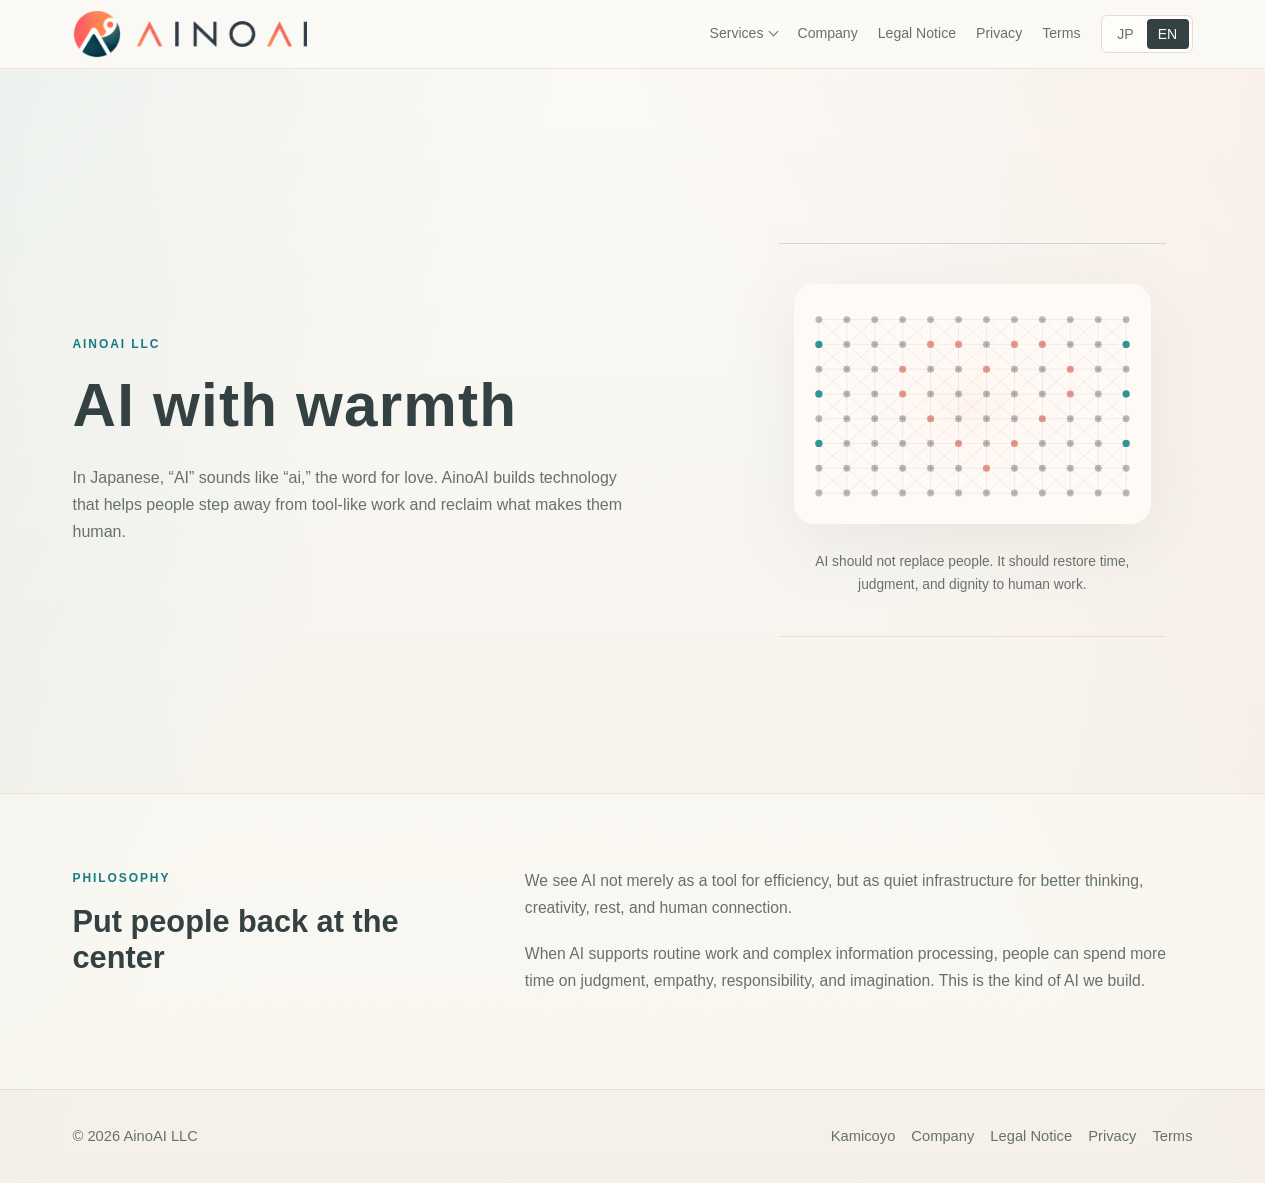
<file: index.html>
<!doctype html>
<html lang="ja" data-lang="ja">
  <head>
    <meta charset="utf-8">
    <meta name="viewport" content="width=device-width, initial-scale=1">
    <title>AinoAI合同会社 | 愛のあるAI</title>
    <meta name="description" content="AinoAI合同会社は、愛とAIを軸に、人が人らしさを取り戻すためのAIソフトウェア、技術相談、自動化ソリューションを提供します。">
    <link rel="canonical" href="https://ainoai.co.jp/">
    <meta property="og:title" content="AinoAI合同会社">
    <meta property="og:description" content="日本語でAIは、愛に聞こえる。">
    <meta property="og:type" content="website">
    <meta property="og:url" content="https://ainoai.co.jp/">
    <link rel="icon" href="/favicon.ico?v=20260704" sizes="any">
    <link rel="icon" href="/favicon-32x32.png?v=20260704" type="image/png" sizes="32x32">
    <link rel="icon" href="/favicon-64x64.png?v=20260704" type="image/png" sizes="64x64">
    <link rel="apple-touch-icon" href="/apple-touch-icon.png?v=20260704">
    <link rel="stylesheet" href="/assets/css/site.css?v=20261012">
  </head>
  <body class="home-page">
    <header class="site-header">
      <nav class="nav" aria-label="Primary navigation">
        <a class="brand" href="/"><img class="brand-icon" src="/assets/img/ainoai-icon.png?v=20260704" alt=""><img class="brand-wordmark" src="/assets/img/ainoai-wordmark.png?v=20260704" alt="AinoAI">
        </a>
        <div class="nav-links">
          <details class="nav-menu">
            <summary><span class="ja">サービス</span><span class="en">Services</span></summary>
            <div class="nav-menu-panel">
              <a href="/kamicoyo/"><span class="ja">かみこよ</span><span class="en">Kamicoyo</span><small><span class="ja">おたより撮影で予定を自動登録</span><span class="en">School notices to calendar</span></small></a>
              <a href="/kamicoyo/support/"><span class="ja">かみこよ サポート</span><span class="en">Kamicoyo Support</span><small><span class="ja">よくある質問・お問い合わせ</span><span class="en">FAQ and contact</span></small></a>
            </div>
          </details>
          <a href="/company/"><span class="ja">会社情報</span><span class="en">Company</span></a>
          <a href="/legal/"><span class="ja">特商法表記</span><span class="en">Legal Notice</span></a>
          <a href="/privacy/"><span class="ja">プライバシー</span><span class="en">Privacy</span></a>
          <a href="/legal/terms.html"><span class="ja">利用規約</span><span class="en">Terms</span></a>
          <div class="lang-toggle" aria-label="Language">
            <button type="button" data-set-lang="ja" aria-pressed="true">JP</button>
            <button type="button" data-set-lang="en" aria-pressed="false">EN</button>
          </div>
        </div>
      </nav>
    </header>

    <main>
      <section class="hero wrap">
        <div>
          <p class="eyebrow">AinoAI LLC</p>
          <h1>
            <span class="ja">愛のあるAI</span>
            <span class="en">AI with warmth</span>
          </h1>
          <p class="lead">
            <span class="ja">日本語でAIは、愛に聞こえる。AinoAIは、人が道具のように働く状態から離れ、人らしさを取り戻すための技術をつくります。</span>
            <span class="en">In Japanese, “AI” sounds like “ai,” the word for love. AinoAI builds technology that helps people step away from tool-like work and reclaim what makes them human.</span>
          </p>
        </div>
        <div class="hero-visual" aria-hidden="true">
          <div class="signal-panel">
            <img class="neural-heart" src="/assets/img/neural-heart-matrix.svg" alt="">
            <p class="caption">
              <span class="ja">AIは人を置き換えるものではなく、人の時間、判断、尊厳を取り戻すためにある。</span>
              <span class="en">AI should not replace people. It should restore time, judgment, and dignity to human work.</span>
            </p>
          </div>
        </div>
      </section>

      <section class="section">
        <div class="wrap two-col">
          <div>
            <p class="eyebrow"><span class="ja">Philosophy</span><span class="en">Philosophy</span></p>
            <h2><span class="ja">人を中心に戻す</span><span class="en">Put people back at the center</span></h2>
          </div>
          <div class="copy">
            <p class="ja">私たちは、AIを効率化だけの道具としてではなく、人がよりよく考え、創造し、休み、人とつながるための土台として捉えています。</p>
            <p class="ja">定型作業や複雑な情報処理はAIが支え、人は意思決定、共感、責任、想像力に時間を使える。その状態を、AinoAIは「愛のあるAI」と呼びます。</p>
            <p class="en">We see AI not merely as a tool for efficiency, but as quiet infrastructure for better thinking, creativity, rest, and human connection.</p>
            <p class="en">When AI supports routine work and complex information processing, people can spend more time on judgment, empathy, responsibility, and imagination. This is the kind of AI we build.</p>
          </div>
        </div>
      </section>
    </main>

    <footer class="site-footer">
      <div class="wrap footer-inner">
        <span>&copy; <span data-year></span> AinoAI LLC</span>
        <div class="footer-links">
          <a href="/kamicoyo/">Kamicoyo</a><a href="/company/">Company</a>
          <a href="/legal/">Legal Notice</a>
          <a href="/privacy/">Privacy</a>
          <a href="/legal/terms.html">Terms</a>
        </div>
      </div>
    </footer>
    <script src="/assets/js/site.js"></script>
  </body>
</html>
</file>
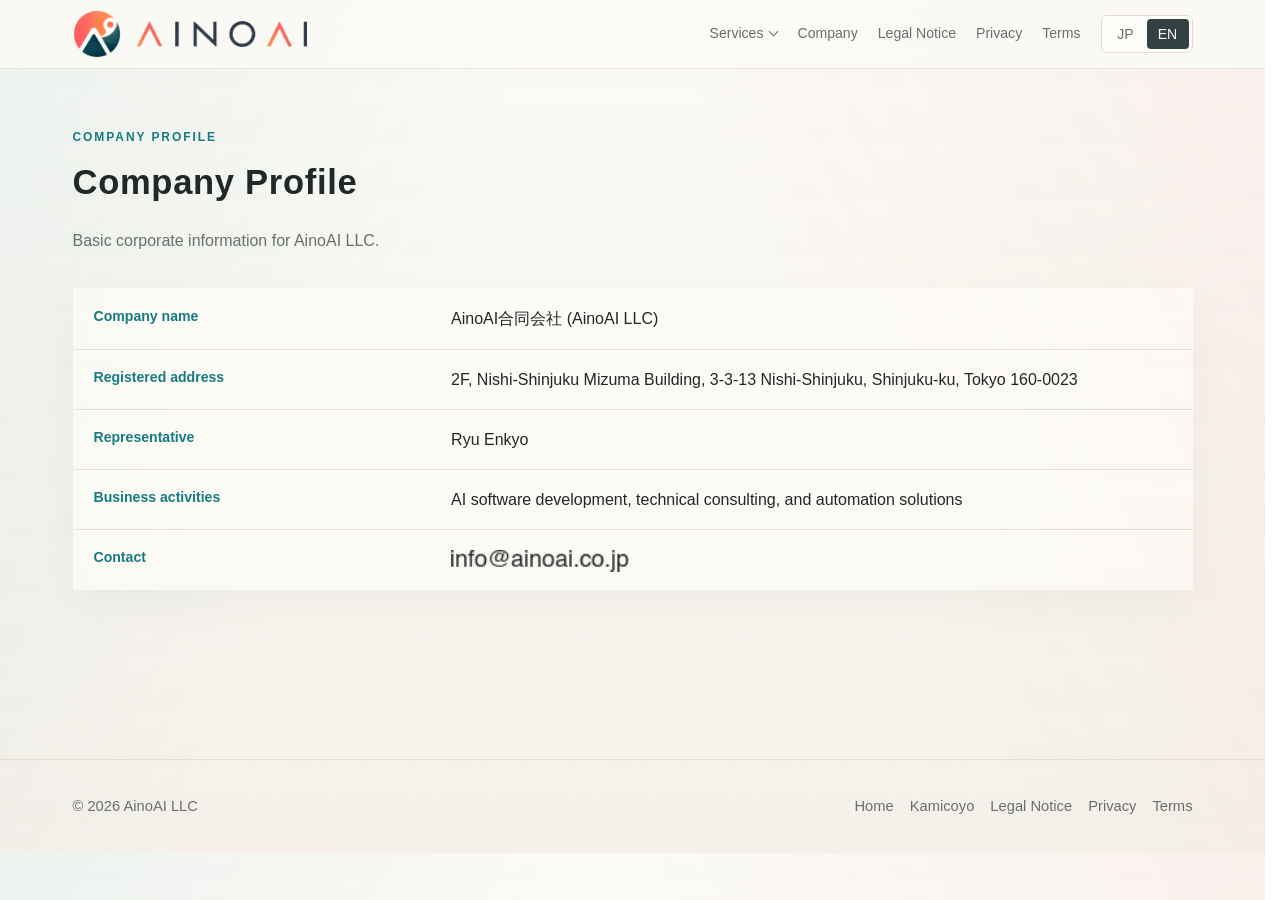
<file: company/index.html>
<!doctype html>
<html lang="ja" data-lang="ja">
  <head>
    <meta charset="utf-8">
    <meta name="viewport" content="width=device-width, initial-scale=1">
    <title>会社情報 | AinoAI合同会社</title>
    <meta name="description" content="AinoAI合同会社の会社基本情報です。">
    <link rel="canonical" href="https://ainoai.co.jp/company/">
    <link rel="icon" href="/favicon.ico?v=20260704" sizes="any">
    <link rel="icon" href="/favicon-32x32.png?v=20260704" type="image/png" sizes="32x32">
    <link rel="icon" href="/favicon-64x64.png?v=20260704" type="image/png" sizes="64x64">
    <link rel="apple-touch-icon" href="/apple-touch-icon.png?v=20260704">
    <link rel="stylesheet" href="/assets/css/site.css?v=20261012">
  </head>
  <body>
    <header class="site-header">
      <nav class="nav" aria-label="Primary navigation">
        <a class="brand" href="/"><img class="brand-icon" src="/assets/img/ainoai-icon.png?v=20260704" alt=""><img class="brand-wordmark" src="/assets/img/ainoai-wordmark.png?v=20260704" alt="AinoAI"></a>
        <div class="nav-links">
          <details class="nav-menu">
            <summary><span class="ja">サービス</span><span class="en">Services</span></summary>
            <div class="nav-menu-panel">
              <a href="/kamicoyo/"><span class="ja">かみこよ</span><span class="en">Kamicoyo</span><small><span class="ja">おたより撮影で予定を自動登録</span><span class="en">School notices to calendar</span></small></a>
              <a href="/kamicoyo/support/"><span class="ja">かみこよ サポート</span><span class="en">Kamicoyo Support</span><small><span class="ja">よくある質問・お問い合わせ</span><span class="en">FAQ and contact</span></small></a>
            </div>
          </details>
          <a href="/company/"><span class="ja">会社情報</span><span class="en">Company</span></a>
          <a href="/legal/"><span class="ja">特商法表記</span><span class="en">Legal Notice</span></a>
          <a href="/privacy/"><span class="ja">プライバシー</span><span class="en">Privacy</span></a>
          <a href="/legal/terms.html"><span class="ja">利用規約</span><span class="en">Terms</span></a>
          <div class="lang-toggle" aria-label="Language"><button type="button" data-set-lang="ja" aria-pressed="true">JP</button><button type="button" data-set-lang="en" aria-pressed="false">EN</button></div>
        </div>
      </nav>
    </header>
    <main class="legal-page">
      <div class="wrap">
        <div class="legal-head">
          <p class="eyebrow">Company Profile</p>
          <h1><span class="ja">会社情報</span><span class="en">Company Profile</span></h1>
          <p class="lead"><span class="ja">AinoAI合同会社の基本情報です。</span><span class="en">Basic corporate information for AinoAI LLC.</span></p>
        </div>
        <table class="info-table">
          <tr><th><span class="ja">商号</span><span class="en">Company name</span></th><td>AinoAI合同会社 (AinoAI LLC)</td></tr>
          <tr><th><span class="ja">本店所在地</span><span class="en">Registered address</span></th> <td>
		<span class="ja">〒1600023 東京都新宿区西新宿3丁目3番13号西新宿水間ビル2F</span><span class="en">2F, Nishi-Shinjuku Mizuma Building, 3-3-13 Nishi-Shinjuku, Shinjuku-ku, Tokyo 160-0023</span>
		</td></tr>
          <tr><th><span class="ja">代表</span><span class="en">Representative</span></th><td>
		<span class="ja">劉 艶嬌</span><span class="en">Ryu Enkyo</span>
		</td></tr>
          <tr><th><span class="ja">事業内容</span><span class="en">Business activities</span></th><td><span class="ja">AIソフトウェア開発、技術コンサルティング、自動化ソリューション</span><span class="en">AI software development, technical consulting, and automation solutions</span></td></tr>
          <tr><th><span class="ja">お問い合わせ</span><span class="en">Contact</span></th><td><img class="mail-image" src="/assets/img/contact-info.png" alt="contact email"></td></tr>
        </table>
      </div>
    </main>
    <footer class="site-footer"><div class="wrap footer-inner"><span>&copy; <span data-year></span> AinoAI LLC</span><div class="footer-links"><a href="/">Home</a><a href="/kamicoyo/">Kamicoyo</a><a href="/legal/">Legal Notice</a><a href="/privacy/">Privacy</a><a href="/legal/terms.html">Terms</a></div></div></footer>
    <script src="/assets/js/site.js"></script>
  </body>
</html>
</file>
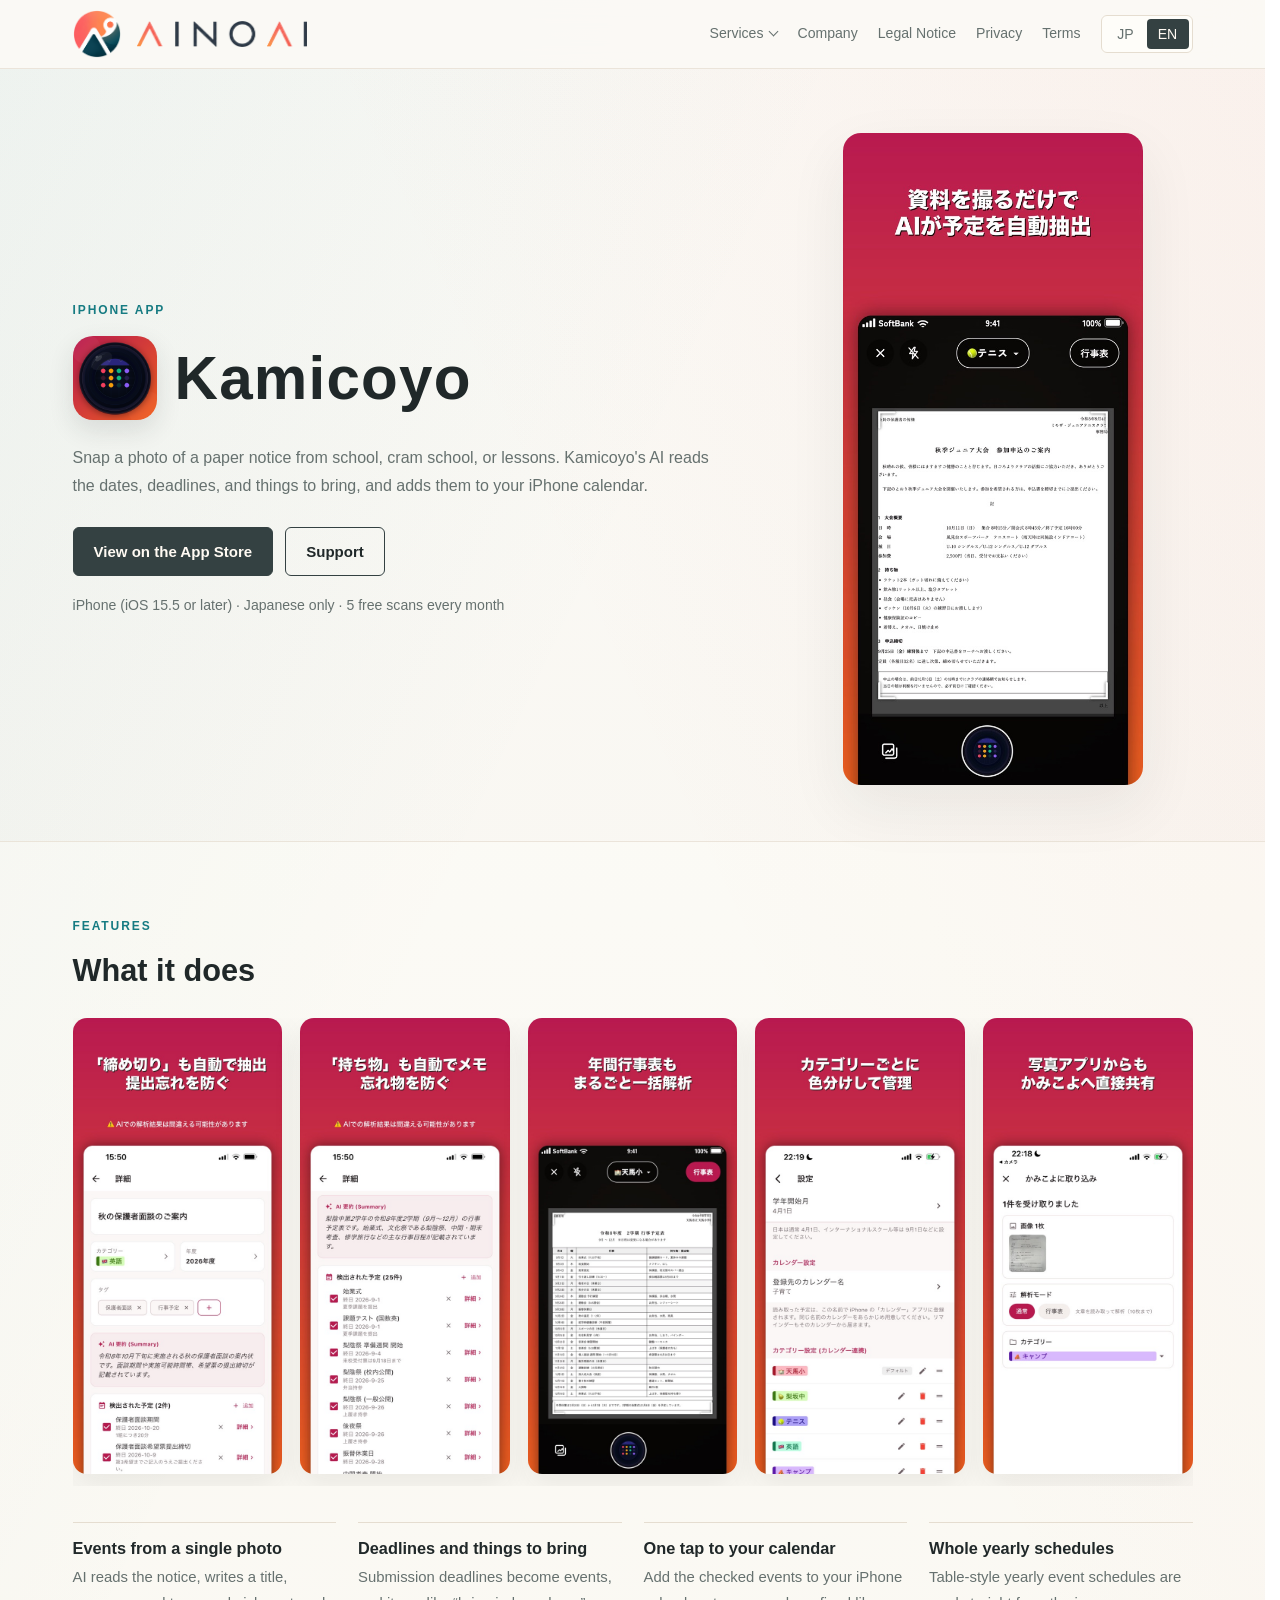
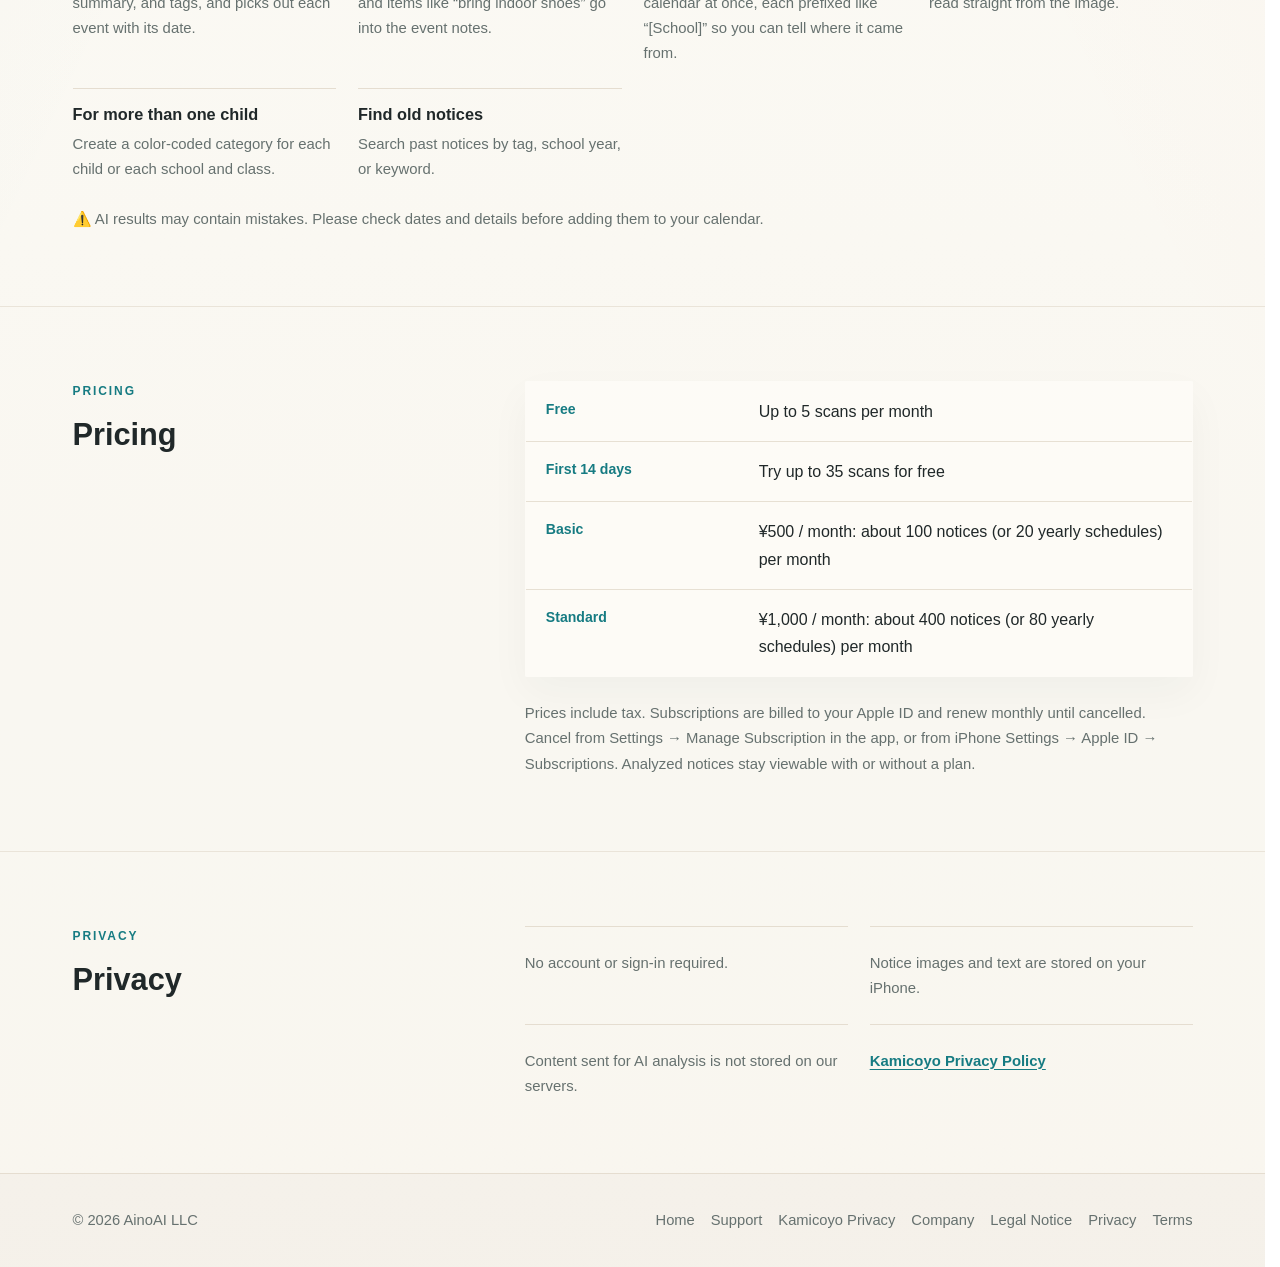
<file: kamicoyo/index.html>
<!doctype html>
<html lang="ja" data-lang="ja">
  <head>
    <meta charset="utf-8">
    <meta name="viewport" content="width=device-width, initial-scale=1">
    <title>かみこよ | おたよりを撮るだけで予定をカレンダーへ | AinoAI合同会社</title>
    <meta name="description" content="かみこよは、学校や塾・習い事のおたよりを撮影するだけで、AIが行事の日付や締め切り、持ち物を読み取り、iPhoneのカレンダーに登録するアプリです。">
    <link rel="canonical" href="https://ainoai.co.jp/kamicoyo/">
    <meta property="og:title" content="かみこよ | おたよりを撮るだけで予定をカレンダーへ">
    <meta property="og:description" content="撮るだけでAIが予定を読み取り、カレンダーに登録します。">
    <meta property="og:type" content="website">
    <meta property="og:url" content="https://ainoai.co.jp/kamicoyo/">
    <meta property="og:image" content="https://ainoai.co.jp/assets/img/kamicoyo/icon.png">
    <link rel="icon" href="/favicon.ico?v=20260704" sizes="any">
    <link rel="icon" href="/favicon-32x32.png?v=20260704" type="image/png" sizes="32x32">
    <link rel="icon" href="/favicon-64x64.png?v=20260704" type="image/png" sizes="64x64">
    <link rel="apple-touch-icon" href="/apple-touch-icon.png?v=20260704">
    <link rel="stylesheet" href="/assets/css/site.css?v=20261012">
  </head>
  <body>
    <header class="site-header">
      <nav class="nav" aria-label="Primary navigation">
        <a class="brand" href="/"><img class="brand-icon" src="/assets/img/ainoai-icon.png?v=20260704" alt=""><img class="brand-wordmark" src="/assets/img/ainoai-wordmark.png?v=20260704" alt="AinoAI"></a>
        <div class="nav-links">
          <details class="nav-menu">
            <summary><span class="ja">サービス</span><span class="en">Services</span></summary>
            <div class="nav-menu-panel">
              <a href="/kamicoyo/"><span class="ja">かみこよ</span><span class="en">Kamicoyo</span><small><span class="ja">おたより撮影で予定を自動登録</span><span class="en">School notices to calendar</span></small></a>
              <a href="/kamicoyo/support/"><span class="ja">かみこよ サポート</span><span class="en">Kamicoyo Support</span><small><span class="ja">よくある質問・お問い合わせ</span><span class="en">FAQ and contact</span></small></a>
            </div>
          </details>
          <a href="/company/"><span class="ja">会社情報</span><span class="en">Company</span></a>
          <a href="/legal/"><span class="ja">特商法表記</span><span class="en">Legal Notice</span></a>
          <a href="/privacy/"><span class="ja">プライバシー</span><span class="en">Privacy</span></a>
          <a href="/legal/terms.html"><span class="ja">利用規約</span><span class="en">Terms</span></a>
          <div class="lang-toggle" aria-label="Language"><button type="button" data-set-lang="ja" aria-pressed="true">JP</button><button type="button" data-set-lang="en" aria-pressed="false">EN</button></div>
        </div>
      </nav>
    </header>

    <main>
      <section class="product-hero wrap">
        <div>
          <p class="eyebrow">iPhone App</p>
          <div class="product-title">
            <img class="app-icon" src="/assets/img/kamicoyo/icon.png" alt="">
            <h1><span class="ja">かみこよ</span><span class="en">Kamicoyo</span></h1>
          </div>
          <p class="lead">
            <span class="ja">学校や塾、習い事から配られる紙のおたより。日付を見て、カレンダーに入れて、持ち物をメモして——その作業を、撮影するだけで終わらせるアプリです。</span>
            <span class="en">Snap a photo of a paper notice from school, cram school, or lessons. Kamicoyo's AI reads the dates, deadlines, and things to bring, and adds them to your iPhone calendar.</span>
          </p>
          <div class="button-row">
            <a class="button primary" href="https://apps.apple.com/jp/app/id6805461716"><span class="ja">App Storeで見る</span><span class="en">View on the App Store</span></a>
            <a class="button" href="/kamicoyo/support/"><span class="ja">サポート</span><span class="en">Support</span></a>
          </div>
          <p class="product-meta">
            <span class="ja">iPhone（iOS 15.5以降）・無料でも毎月5枚まで解析できます</span>
            <span class="en">iPhone (iOS 15.5 or later) · Japanese only · 5 free scans every month</span>
          </p>
        </div>
        <img class="hero-shot" src="/assets/img/kamicoyo/01-scan.jpg" alt="おたよりを撮影する画面" width="552" height="1200">
      </section>

      <section class="section">
        <div class="wrap">
          <p class="eyebrow">Features</p>
          <h2><span class="ja">できること</span><span class="en">What it does</span></h2>
          <div class="shot-strip" aria-label="Screenshots">
            <img src="/assets/img/kamicoyo/11-deadline.jpg" alt="提出の締め切りを予定として抽出した画面" width="552" height="1200" loading="lazy">
            <img src="/assets/img/kamicoyo/12-belongings.jpg" alt="持ち物を予定のメモに入れた画面" width="552" height="1200" loading="lazy">
            <img src="/assets/img/kamicoyo/04-scan-annual.jpg" alt="年間行事予定表を撮影する画面" width="552" height="1200" loading="lazy">
            <img src="/assets/img/kamicoyo/06-settings.jpg" alt="カテゴリーごとに色分けする設定画面" width="552" height="1200" loading="lazy">
            <img src="/assets/img/kamicoyo/10-share.jpg" alt="写真アプリから共有する画面" width="552" height="1200" loading="lazy">
          </div>
          <ul class="feature-list">
            <li>
              <h3><span class="ja">撮るだけで予定を抽出</span><span class="en">Events from a single photo</span></h3>
              <p><span class="ja">撮影したおたよりをAIが解析し、タイトル・要約・タグを自動で作成。行事の日付と内容を抜き出します。</span><span class="en">AI reads the notice, writes a title, summary, and tags, and picks out each event with its date.</span></p>
            </li>
            <li>
              <h3><span class="ja">締め切りも、持ち物も</span><span class="en">Deadlines and things to bring</span></h3>
              <p><span class="ja">提出物の締め切りは予定として、「上履き持参」のような持ち物は予定のメモとして残ります。</span><span class="en">Submission deadlines become events, and items like “bring indoor shoes” go into the event notes.</span></p>
            </li>
            <li>
              <h3><span class="ja">カレンダーに一括登録</span><span class="en">One tap to your calendar</span></h3>
              <p><span class="ja">確認した予定をiPhoneのカレンダーにまとめて登録。「[学校]」のような前綴りが付くので、どこの予定か一目で分かります。</span><span class="en">Add the checked events to your iPhone calendar at once, each prefixed like “[School]” so you can tell where it came from.</span></p>
            </li>
            <li>
              <h3><span class="ja">年間行事表もまるごと</span><span class="en">Whole yearly schedules</span></h3>
              <p><span class="ja">行事予定表のような表組みの資料も、画像のまま解析できます。</span><span class="en">Table-style yearly event schedules are read straight from the image.</span></p>
            </li>
            <li>
              <h3><span class="ja">子どもが複数いても</span><span class="en">For more than one child</span></h3>
              <p><span class="ja">お子さんごと、通う場所ごとにカテゴリーを作って色分けして管理できます。</span><span class="en">Create a color-coded category for each child or each school and class.</span></p>
            </li>
            <li>
              <h3><span class="ja">あとから探せる</span><span class="en">Find old notices</span></h3>
              <p><span class="ja">過去のおたよりを、タグ・年度・キーワードで検索できます。</span><span class="en">Search past notices by tag, school year, or keyword.</span></p>
            </li>
          </ul>
          <p class="note"><span class="ja">⚠️ AIでの解析結果は間違える可能性があります。カレンダーに登録する前に、日付と内容をご確認ください。</span><span class="en">⚠️ AI results may contain mistakes. Please check dates and details before adding them to your calendar.</span></p>
        </div>
      </section>

      <section class="section">
        <div class="wrap two-col">
          <div>
            <p class="eyebrow">Pricing</p>
            <h2><span class="ja">料金</span><span class="en">Pricing</span></h2>
          </div>
          <div>
            <table class="info-table">
              <tr><th><span class="ja">無料プラン</span><span class="en">Free</span></th><td><span class="ja">毎月5枚まで</span><span class="en">Up to 5 scans per month</span></td></tr>
              <tr><th><span class="ja">初回14日間</span><span class="en">First 14 days</span></th><td><span class="ja">35枚まで無料でお試しいただけます</span><span class="en">Try up to 35 scans for free</span></td></tr>
              <tr><th>Basic</th><td><span class="ja">月額500円：毎月、おたより約100枚（または行事予定表20枚）まで</span><span class="en">¥500 / month: about 100 notices (or 20 yearly schedules) per month</span></td></tr>
              <tr><th>Standard</th><td><span class="ja">月額1,000円：毎月、おたより約400枚（または行事予定表80枚）まで</span><span class="en">¥1,000 / month: about 400 notices (or 80 yearly schedules) per month</span></td></tr>
            </table>
            <p class="note">
              <span class="ja">価格は税込です。サブスクリプションはApple IDに請求され、解約しない限り毎月自動で更新されます。解約はアプリの「設定」→「サブスクリプションの管理」、またはiPhoneの「設定」→ Apple ID →「サブスクリプション」から行えます。解析済みのおたよりは、プランの有無にかかわらずいつでも閲覧できます。</span>
              <span class="en">Prices include tax. Subscriptions are billed to your Apple ID and renew monthly until cancelled. Cancel from Settings → Manage Subscription in the app, or from iPhone Settings → Apple ID → Subscriptions. Analyzed notices stay viewable with or without a plan.</span>
            </p>
          </div>
        </div>
      </section>

      <section class="section">
        <div class="wrap two-col">
          <div>
            <p class="eyebrow">Privacy</p>
            <h2><span class="ja">プライバシー</span><span class="en">Privacy</span></h2>
          </div>
          <ul class="feature-list">
            <li><p><span class="ja">アカウント登録・ログインは不要です。</span><span class="en">No account or sign-in required.</span></p></li>
            <li><p><span class="ja">おたよりの画像と本文は、お使いのiPhoneの中に保存されます。</span><span class="en">Notice images and text are stored on your iPhone.</span></p></li>
            <li><p><span class="ja">AI解析のために送信した内容は、サーバーに保存されません。</span><span class="en">Content sent for AI analysis is not stored on our servers.</span></p></li>
            <li><p><a class="contact-mail" href="/kamicoyo/privacy/"><span class="ja">かみこよ プライバシーポリシー</span><span class="en">Kamicoyo Privacy Policy</span></a></p></li>
          </ul>
        </div>
      </section>
    </main>

    <footer class="site-footer"><div class="wrap footer-inner"><span>&copy; <span data-year></span> AinoAI LLC</span><div class="footer-links"><a href="/">Home</a><a href="/kamicoyo/support/">Support</a><a href="/kamicoyo/privacy/">Kamicoyo Privacy</a><a href="/company/">Company</a><a href="/legal/">Legal Notice</a><a href="/privacy/">Privacy</a><a href="/legal/terms.html">Terms</a></div></div></footer>
    <script src="/assets/js/site.js"></script>
  </body>
</html>
</file>
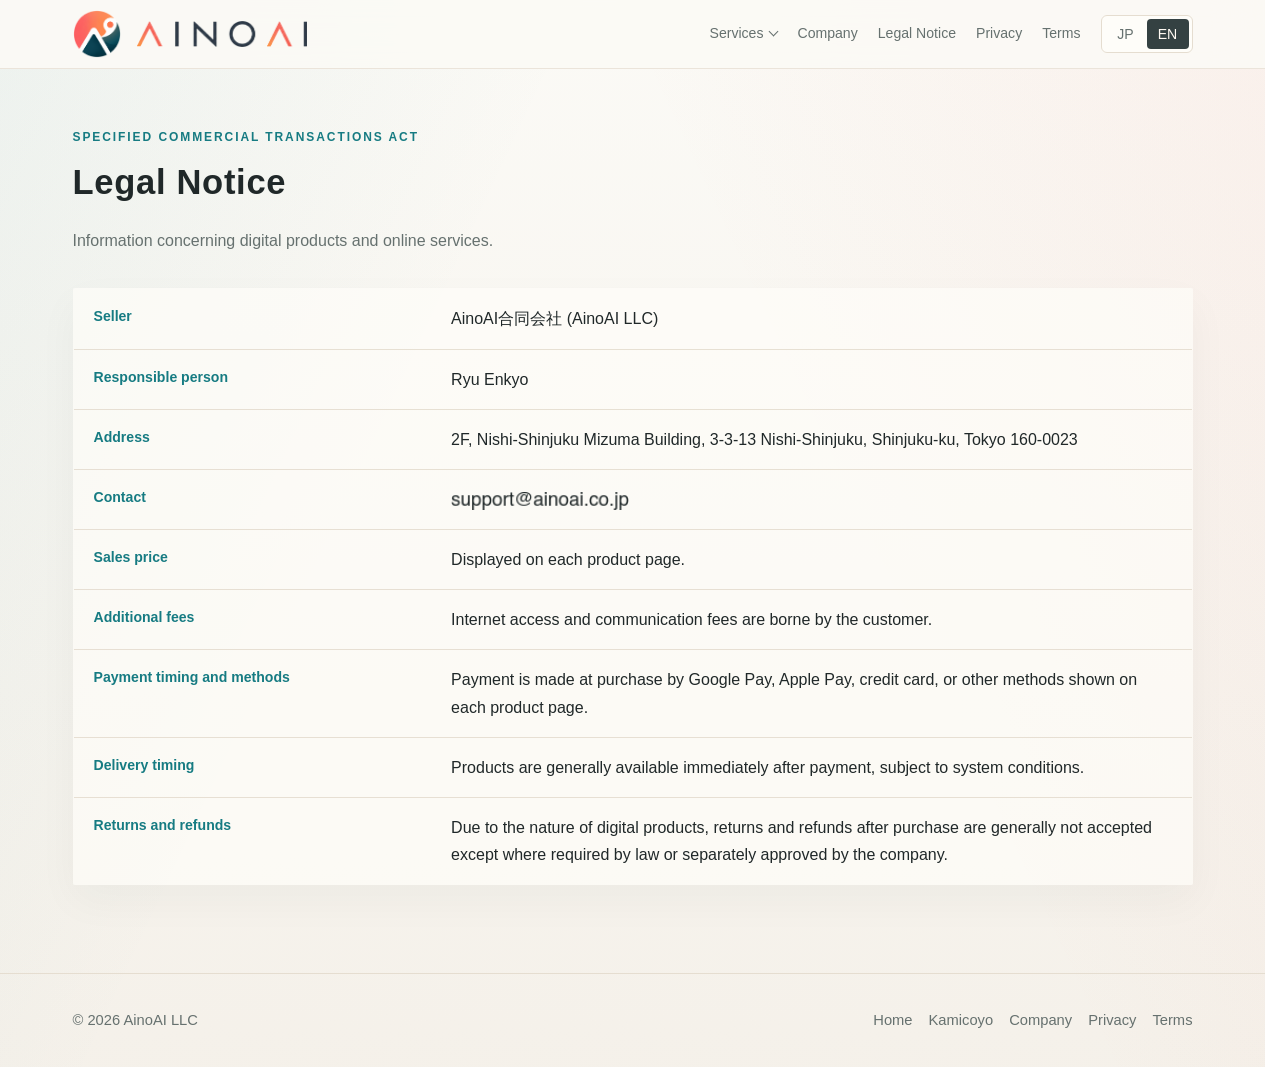
<file: legal/index.html>
<!doctype html>
<html lang="ja" data-lang="ja">
  <head>
    <meta charset="utf-8">
    <meta name="viewport" content="width=device-width, initial-scale=1">
    <meta name="robots" content="noindex, nofollow">
    <title>特定商取引法に基づく表記 | AinoAI合同会社</title>
    <link rel="icon" href="/favicon.ico?v=20260704" sizes="any">
    <link rel="icon" href="/favicon-32x32.png?v=20260704" type="image/png" sizes="32x32">
    <link rel="icon" href="/favicon-64x64.png?v=20260704" type="image/png" sizes="64x64">
    <link rel="apple-touch-icon" href="/apple-touch-icon.png?v=20260704">
    <link rel="stylesheet" href="/assets/css/site.css?v=20261012">
  </head>
  <body>
    <header class="site-header">
      <nav class="nav" aria-label="Primary navigation">
        <a class="brand" href="/"><img class="brand-icon" src="/assets/img/ainoai-icon.png?v=20260704" alt=""><img class="brand-wordmark" src="/assets/img/ainoai-wordmark.png?v=20260704" alt="AinoAI"></a>
        <div class="nav-links">
          <details class="nav-menu">
            <summary><span class="ja">サービス</span><span class="en">Services</span></summary>
            <div class="nav-menu-panel">
              <a href="/kamicoyo/"><span class="ja">かみこよ</span><span class="en">Kamicoyo</span><small><span class="ja">おたより撮影で予定を自動登録</span><span class="en">School notices to calendar</span></small></a>
              <a href="/kamicoyo/support/"><span class="ja">かみこよ サポート</span><span class="en">Kamicoyo Support</span><small><span class="ja">よくある質問・お問い合わせ</span><span class="en">FAQ and contact</span></small></a>
            </div>
          </details>
          <a href="/company/"><span class="ja">会社情報</span><span class="en">Company</span></a>
          <a href="/legal/"><span class="ja">特商法表記</span><span class="en">Legal Notice</span></a>
          <a href="/privacy/"><span class="ja">プライバシー</span><span class="en">Privacy</span></a>
          <a href="/legal/terms.html"><span class="ja">利用規約</span><span class="en">Terms</span></a>
          <div class="lang-toggle" aria-label="Language"><button type="button" data-set-lang="ja" aria-pressed="true">JP</button><button type="button" data-set-lang="en" aria-pressed="false">EN</button></div>
        </div>
      </nav>
    </header>
    <main class="legal-page">
      <div class="wrap">
        <div class="legal-head">
          <p class="eyebrow">Specified Commercial Transactions Act</p>
          <h1><span class="ja">特定商取引法に基づく表記</span><span class="en">Legal Notice</span></h1>
          <p class="lead"><span class="ja">デジタル製品およびオンラインサービスの販売に関する表示です。</span><span class="en">Information concerning digital products and online services.</span></p>
        </div>
        <table class="info-table">
          <tr><th><span class="ja">販売事業者</span><span class="en">Seller</span></th><td>AinoAI合同会社 (AinoAI LLC)</td></tr>
          <tr><th><span class="ja">運営責任者</span><span class="en">Responsible person</span></th><td>
		<span class="ja">劉 艶嬌</span><span class="en">Ryu Enkyo</span>
		</td></tr>
          <tr><th><span class="ja">所在地</span><span class="en">Address</span></th><td>
		<span class="ja">〒1600023 東京都新宿区西新宿3丁目3番13号西新宿水間ビル2F</span><span class="en">2F, Nishi-Shinjuku Mizuma Building, 3-3-13 Nishi-Shinjuku, Shinjuku-ku, Tokyo 160-0023</span>
		</td></tr>
          <tr><th><span class="ja">連絡先</span><span class="en">Contact</span></th><td><img class="mail-image" src="/assets/img/contact-support.png" alt="contact email"></td></tr>
          <tr><th><span class="ja">販売価格</span><span class="en">Sales price</span></th><td><span class="ja">各製品ページに表示された価格に準じます。</span><span class="en">Displayed on each product page.</span></td></tr>
          <tr><th><span class="ja">商品代金以外の必要料金</span><span class="en">Additional fees</span></th><td><span class="ja">インターネット接続料金、通信料金等はお客様のご負担となります。</span><span class="en">Internet access and communication fees are borne by the customer.</span></td></tr>
          <tr><th><span class="ja">支払時期・方法</span><span class="en">Payment timing and methods</span></th><td><span class="ja">購入時に、Google Pay、Apple Pay、クレジットカード、その他各製品ページに表示する方法によりお支払いいただきます。</span><span class="en">Payment is made at purchase by Google Pay, Apple Pay, credit card, or other methods shown on each product page.</span></td></tr>
          <tr><th><span class="ja">引渡時期</span><span class="en">Delivery timing</span></th><td><span class="ja">決済完了後、直ちに利用可能となります。ただし、システム状況により遅延する場合があります。</span><span class="en">Products are generally available immediately after payment, subject to system conditions.</span></td></tr>
          <tr><th><span class="ja">返品・返金</span><span class="en">Returns and refunds</span></th><td><span class="ja">デジタル製品の性質上、購入後のお客様都合による返品・返金は原則としてお受けしておりません。法令上必要な場合または当社が別途認める場合はこの限りではありません。</span><span class="en">Due to the nature of digital products, returns and refunds after purchase are generally not accepted except where required by law or separately approved by the company.</span></td></tr>
        </table>
      </div>
    </main>
    <footer class="site-footer"><div class="wrap footer-inner"><span>&copy; <span data-year></span> AinoAI LLC</span><div class="footer-links"><a href="/">Home</a><a href="/kamicoyo/">Kamicoyo</a><a href="/company/">Company</a><a href="/privacy/">Privacy</a><a href="/legal/terms.html">Terms</a></div></div></footer>
    <script src="/assets/js/site.js"></script>
  </body>
</html>
</file>
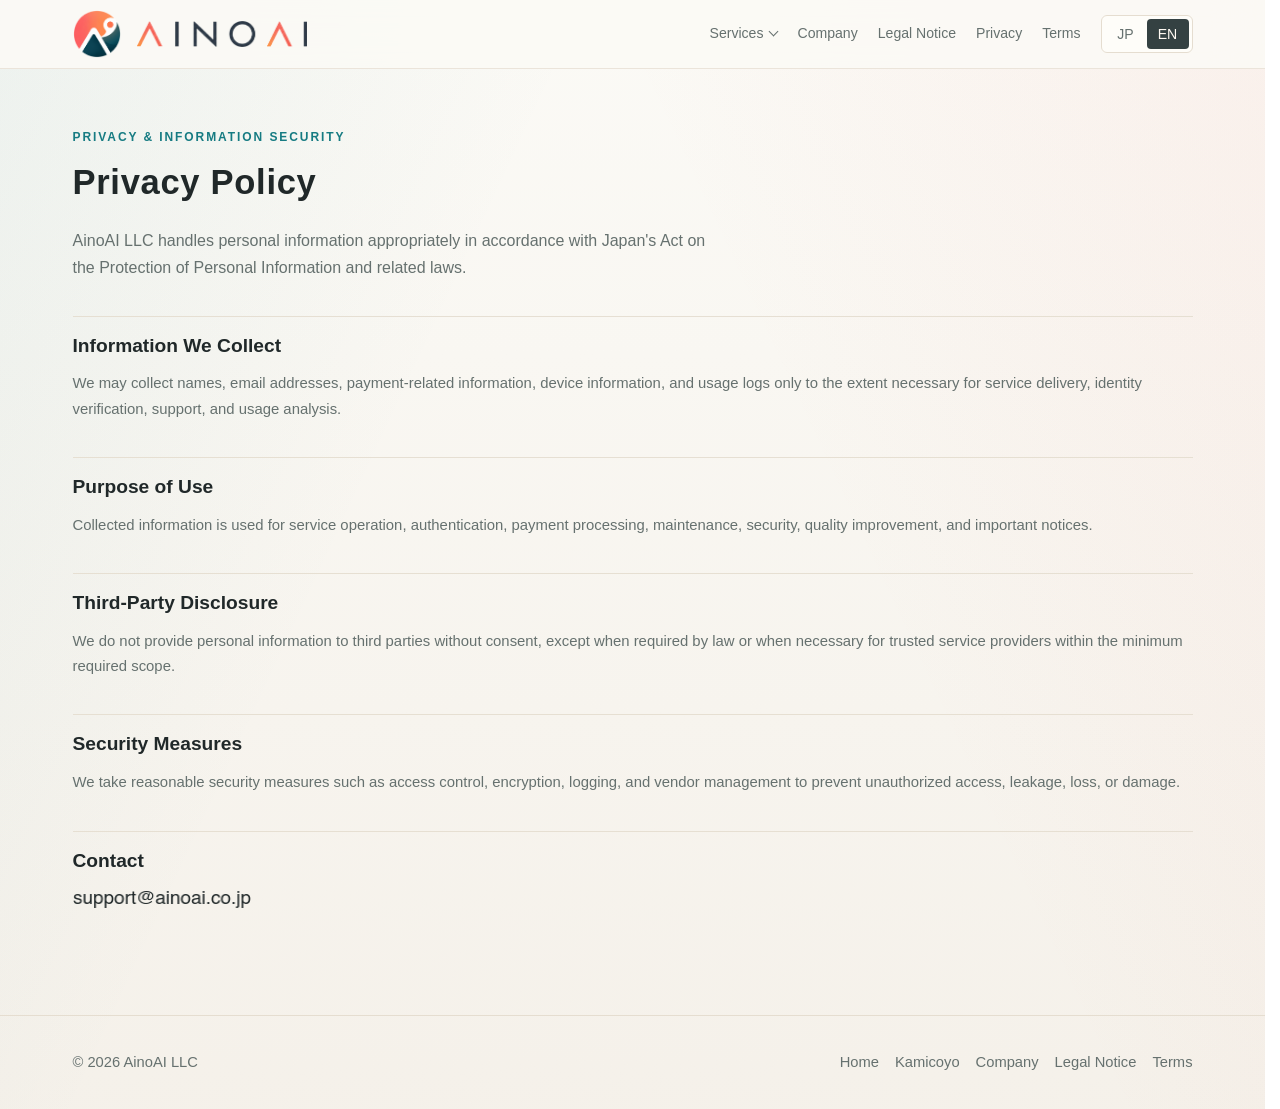
<file: privacy/index.html>
<!doctype html>
<html lang="ja" data-lang="ja">
  <head>
    <meta charset="utf-8">
    <meta name="viewport" content="width=device-width, initial-scale=1">
    <meta name="robots" content="noindex, nofollow">
    <title>プライバシーポリシー | AinoAI合同会社</title>
    <link rel="icon" href="/favicon.ico?v=20260704" sizes="any">
    <link rel="icon" href="/favicon-32x32.png?v=20260704" type="image/png" sizes="32x32">
    <link rel="icon" href="/favicon-64x64.png?v=20260704" type="image/png" sizes="64x64">
    <link rel="apple-touch-icon" href="/apple-touch-icon.png?v=20260704">
    <link rel="stylesheet" href="/assets/css/site.css?v=20261012">
  </head>
  <body>
    <header class="site-header">
      <nav class="nav" aria-label="Primary navigation">
        <a class="brand" href="/"><img class="brand-icon" src="/assets/img/ainoai-icon.png?v=20260704" alt=""><img class="brand-wordmark" src="/assets/img/ainoai-wordmark.png?v=20260704" alt="AinoAI"></a>
        <div class="nav-links">
          <details class="nav-menu">
            <summary><span class="ja">サービス</span><span class="en">Services</span></summary>
            <div class="nav-menu-panel">
              <a href="/kamicoyo/"><span class="ja">かみこよ</span><span class="en">Kamicoyo</span><small><span class="ja">おたより撮影で予定を自動登録</span><span class="en">School notices to calendar</span></small></a>
              <a href="/kamicoyo/support/"><span class="ja">かみこよ サポート</span><span class="en">Kamicoyo Support</span><small><span class="ja">よくある質問・お問い合わせ</span><span class="en">FAQ and contact</span></small></a>
            </div>
          </details>
          <a href="/company/"><span class="ja">会社情報</span><span class="en">Company</span></a>
          <a href="/legal/"><span class="ja">特商法表記</span><span class="en">Legal Notice</span></a>
          <a href="/privacy/"><span class="ja">プライバシー</span><span class="en">Privacy</span></a>
          <a href="/legal/terms.html"><span class="ja">利用規約</span><span class="en">Terms</span></a>
          <div class="lang-toggle" aria-label="Language"><button type="button" data-set-lang="ja" aria-pressed="true">JP</button><button type="button" data-set-lang="en" aria-pressed="false">EN</button></div>
        </div>
      </nav>
    </header>
    <main class="legal-page">
      <div class="wrap">
        <div class="legal-head">
          <p class="eyebrow">Privacy & Information Security</p>
          <h1><span class="ja">プライバシーポリシー</span><span class="en">Privacy Policy</span></h1>
          <p class="lead"><span class="ja">AinoAI合同会社は、個人情報の保護に関する法律その他関連法令を遵守し、個人情報を適切に取り扱います。</span><span class="en">AinoAI LLC handles personal information appropriately in accordance with Japan's Act on the Protection of Personal Information and related laws.</span></p>
        </div>
        <div class="legal-grid">
          <section class="legal-block"><h2><span class="ja">取得する情報</span><span class="en">Information We Collect</span></h2><p class="ja">当社は、サービス提供、本人確認、問い合わせ対応、利用状況の確認に必要な範囲で、氏名、メールアドレス、決済情報、端末情報、利用ログ等を取得する場合があります。</p><p class="en">We may collect names, email addresses, payment-related information, device information, and usage logs only to the extent necessary for service delivery, identity verification, support, and usage analysis.</p></section>
          <section class="legal-block"><h2><span class="ja">利用目的</span><span class="en">Purpose of Use</span></h2><p class="ja">取得した情報は、サービス提供、認証、決済、保守、セキュリティ確保、品質改善、重要なお知らせの送付のために利用します。</p><p class="en">Collected information is used for service operation, authentication, payment processing, maintenance, security, quality improvement, and important notices.</p></section>
          <section class="legal-block"><h2><span class="ja">第三者提供</span><span class="en">Third-Party Disclosure</span></h2><p class="ja">当社は、法令に基づく場合、本人の同意がある場合、またはサービス提供に必要な委託先に必要最小限の範囲で提供する場合を除き、個人情報を第三者へ無断で提供しません。</p><p class="en">We do not provide personal information to third parties without consent, except when required by law or when necessary for trusted service providers within the minimum required scope.</p></section>
          <section class="legal-block"><h2><span class="ja">安全管理</span><span class="en">Security Measures</span></h2><p class="ja">当社は、不正アクセス、漏えい、滅失、毀損を防止するため、アクセス制御、暗号化、ログ管理、委託先管理等の合理的な安全管理措置を講じます。</p><p class="en">We take reasonable security measures such as access control, encryption, logging, and vendor management to prevent unauthorized access, leakage, loss, or damage.</p></section>
          <section class="legal-block"><h2><span class="ja">お問い合わせ</span><span class="en">Contact</span></h2><p><img class="mail-image" src="/assets/img/contact-support.png" alt="contact email"></p></section>
        </div>
      </div>
    </main>
    <footer class="site-footer"><div class="wrap footer-inner"><span>&copy; <span data-year></span> AinoAI LLC</span><div class="footer-links"><a href="/">Home</a><a href="/kamicoyo/">Kamicoyo</a><a href="/company/">Company</a><a href="/legal/">Legal Notice</a><a href="/legal/terms.html">Terms</a></div></div></footer>
    <script src="/assets/js/site.js"></script>
  </body>
</html>
</file>
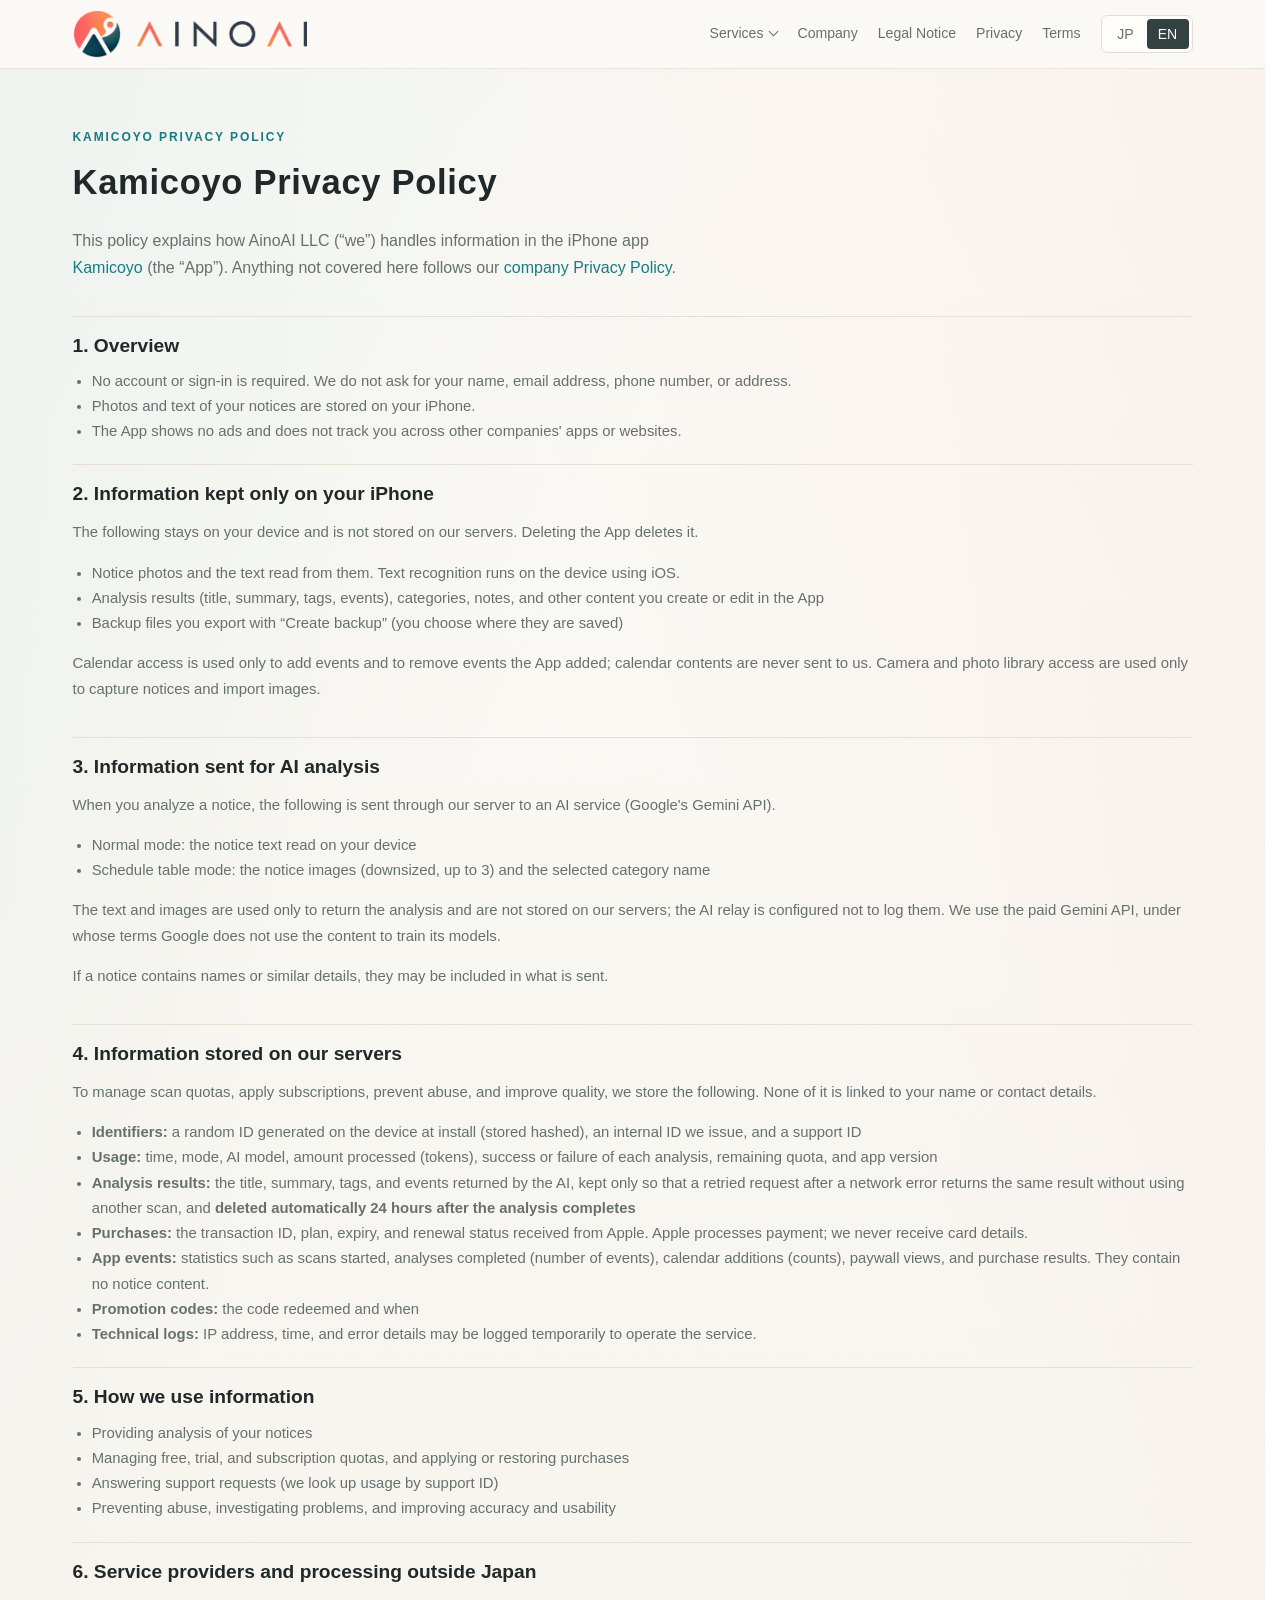
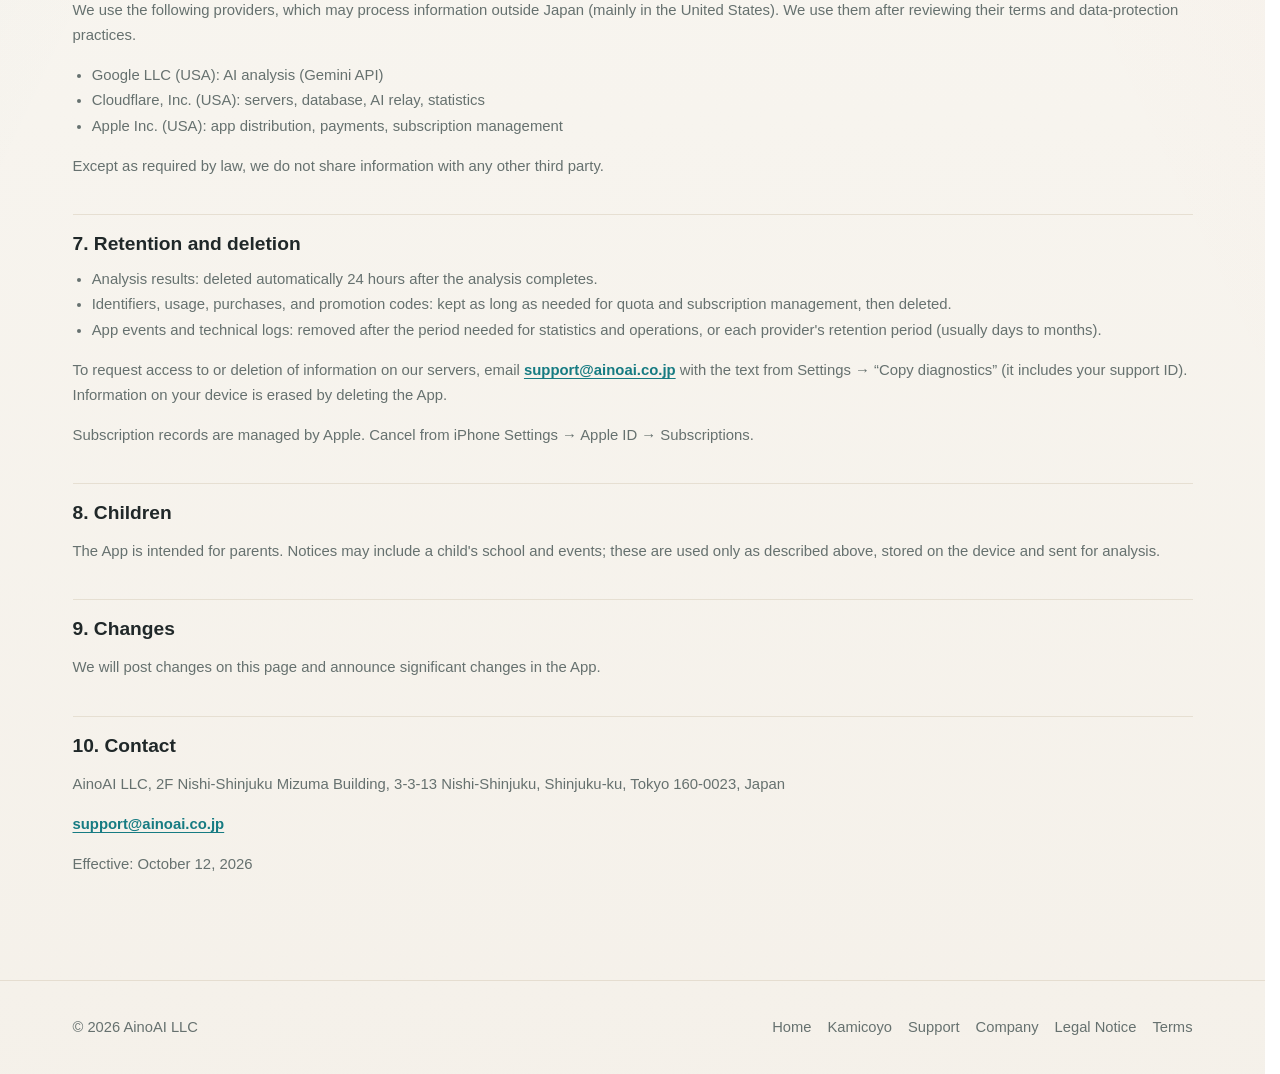
<file: kamicoyo/privacy/index.html>
<!doctype html>
<html lang="ja" data-lang="ja">
  <head>
    <meta charset="utf-8">
    <meta name="viewport" content="width=device-width, initial-scale=1">
    <title>かみこよ プライバシーポリシー | AinoAI合同会社</title>
    <meta name="description" content="iPhoneアプリ「かみこよ」が取り扱う情報、送信先、保存期間、削除のご依頼方法について説明します。">
    <link rel="canonical" href="https://ainoai.co.jp/kamicoyo/privacy/">
    <link rel="icon" href="/favicon.ico?v=20260704" sizes="any">
    <link rel="icon" href="/favicon-32x32.png?v=20260704" type="image/png" sizes="32x32">
    <link rel="icon" href="/favicon-64x64.png?v=20260704" type="image/png" sizes="64x64">
    <link rel="apple-touch-icon" href="/apple-touch-icon.png?v=20260704">
    <link rel="stylesheet" href="/assets/css/site.css?v=20261012">
  </head>
  <body>
    <header class="site-header">
      <nav class="nav" aria-label="Primary navigation">
        <a class="brand" href="/"><img class="brand-icon" src="/assets/img/ainoai-icon.png?v=20260704" alt=""><img class="brand-wordmark" src="/assets/img/ainoai-wordmark.png?v=20260704" alt="AinoAI"></a>
        <div class="nav-links">
          <details class="nav-menu">
            <summary><span class="ja">サービス</span><span class="en">Services</span></summary>
            <div class="nav-menu-panel">
              <a href="/kamicoyo/"><span class="ja">かみこよ</span><span class="en">Kamicoyo</span><small><span class="ja">おたより撮影で予定を自動登録</span><span class="en">School notices to calendar</span></small></a>
              <a href="/kamicoyo/support/"><span class="ja">かみこよ サポート</span><span class="en">Kamicoyo Support</span><small><span class="ja">よくある質問・お問い合わせ</span><span class="en">FAQ and contact</span></small></a>
            </div>
          </details>
          <a href="/company/"><span class="ja">会社情報</span><span class="en">Company</span></a>
          <a href="/legal/"><span class="ja">特商法表記</span><span class="en">Legal Notice</span></a>
          <a href="/privacy/"><span class="ja">プライバシー</span><span class="en">Privacy</span></a>
          <a href="/legal/terms.html"><span class="ja">利用規約</span><span class="en">Terms</span></a>
          <div class="lang-toggle" aria-label="Language"><button type="button" data-set-lang="ja" aria-pressed="true">JP</button><button type="button" data-set-lang="en" aria-pressed="false">EN</button></div>
        </div>
      </nav>
    </header>
    <main class="legal-page">
      <div class="wrap">
        <div class="legal-head">
          <p class="eyebrow">Kamicoyo Privacy Policy</p>
          <h1><span class="ja">かみこよ プライバシーポリシー</span><span class="en">Kamicoyo Privacy Policy</span></h1>
          <p class="lead">
            <span class="ja">AinoAI合同会社（以下「当社」）は、iPhoneアプリ「<a href="/kamicoyo/">かみこよ</a>」（以下「本アプリ」）で取り扱う情報について、以下のとおり定めます。本ポリシーに定めのない事項は、当社の<a href="/privacy/">プライバシーポリシー</a>に従います。</span>
            <span class="en">This policy explains how AinoAI LLC (“we”) handles information in the iPhone app <a href="/kamicoyo/">Kamicoyo</a> (the “App”). Anything not covered here follows our <a href="/privacy/">company Privacy Policy</a>.</span>
          </p>
        </div>

        <div class="legal-grid">
          <section class="legal-block">
            <h2><span class="ja">1. 基本的な考え方</span><span class="en">1. Overview</span></h2>
            <ul>
              <li><span class="ja">アカウント登録・ログインは不要です。氏名、メールアドレス、電話番号、住所はお預かりしません。</span><span class="en">No account or sign-in is required. We do not ask for your name, email address, phone number, or address.</span></li>
              <li><span class="ja">撮影したおたよりの画像と本文は、お使いのiPhoneの中に保存されます。</span><span class="en">Photos and text of your notices are stored on your iPhone.</span></li>
              <li><span class="ja">広告は表示しません。他社のアプリやウェブサイトをまたいだ追跡（トラッキング）は行いません。</span><span class="en">The App shows no ads and does not track you across other companies' apps or websites.</span></li>
            </ul>
          </section>

          <section class="legal-block">
            <h2><span class="ja">2. iPhoneの中だけに保存される情報</span><span class="en">2. Information kept only on your iPhone</span></h2>
            <p><span class="ja">次の情報は端末内に保存され、当社のサーバーには保存されません。本アプリを削除すると、これらの情報も削除されます。</span><span class="en">The following stays on your device and is not stored on our servers. Deleting the App deletes it.</span></p>
            <ul>
              <li><span class="ja">撮影・選択したおたよりの画像、文字認識（OCR）で読み取った本文。文字認識はiPhoneの機能で端末内で行います。</span><span class="en">Notice photos and the text read from them. Text recognition runs on the device using iOS.</span></li>
              <li><span class="ja">解析結果（タイトル・要約・タグ・予定）、カテゴリー、メモなど、アプリ内で作成・編集した内容</span><span class="en">Analysis results (title, summary, tags, events), categories, notes, and other content you create or edit in the App</span></li>
              <li><span class="ja">「バックアップを作成」で書き出したファイル（保存先はご自身で選択します）</span><span class="en">Backup files you export with “Create backup” (you choose where they are saved)</span></li>
            </ul>
            <p><span class="ja">カレンダーへのアクセスは、予定の登録と、本アプリが登録した予定の削除のためだけに使用します。カレンダーの内容を当社に送信することはありません。カメラと写真ライブラリへのアクセスは、おたよりの撮影と画像の取り込みのためだけに使用します。</span><span class="en">Calendar access is used only to add events and to remove events the App added; calendar contents are never sent to us. Camera and photo library access are used only to capture notices and import images.</span></p>
          </section>

          <section class="legal-block">
            <h2><span class="ja">3. AI解析のために送信する情報</span><span class="en">3. Information sent for AI analysis</span></h2>
            <p><span class="ja">おたよりを解析するとき、次の情報を当社のサーバーを経由してAIサービス（Google社のGemini API）に送信します。</span><span class="en">When you analyze a notice, the following is sent through our server to an AI service (Google's Gemini API).</span></p>
            <ul>
              <li><span class="ja">通常モード：端末内で読み取ったおたよりの本文テキスト</span><span class="en">Normal mode: the notice text read on your device</span></li>
              <li><span class="ja">行事表モード：おたよりの画像（縮小したもの、最大3枚）と、選択したカテゴリー名</span><span class="en">Schedule table mode: the notice images (downsized, up to 3) and the selected category name</span></li>
            </ul>
            <p><span class="ja">送信した本文・画像は、解析結果を返すためだけに使用し、当社のサーバーには保存しません。AI中継サービスのログにも本文・画像を記録しない設定にしています。当社は有料のGemini APIを利用しており、Googleの規約上、送信内容がGoogleのAIモデルの学習に使われることはありません。</span><span class="en">The text and images are used only to return the analysis and are not stored on our servers; the AI relay is configured not to log them. We use the paid Gemini API, under whose terms Google does not use the content to train its models.</span></p>
            <p><span class="ja">おたよりに氏名などが記載されている場合、それらが送信内容に含まれることがあります。</span><span class="en">If a notice contains names or similar details, they may be included in what is sent.</span></p>
          </section>

          <section class="legal-block">
            <h2><span class="ja">4. 当社のサーバーに保存する情報</span><span class="en">4. Information stored on our servers</span></h2>
            <p><span class="ja">解析回数の管理、サブスクリプションの反映、不正利用の防止、品質改善のため、次の情報を保存します。いずれもお客様個人の氏名や連絡先とは結び付いていません。</span><span class="en">To manage scan quotas, apply subscriptions, prevent abuse, and improve quality, we store the following. None of it is linked to your name or contact details.</span></p>
            <ul>
              <li><span class="ja"><strong>識別子</strong>：本アプリのインストール時に端末で生成するランダムなID（ハッシュ化して保存）、当社が発行する内部ID、サポートID</span><span class="en"><strong>Identifiers:</strong> a random ID generated on the device at install (stored hashed), an internal ID we issue, and a support ID</span></li>
              <li><span class="ja"><strong>利用状況</strong>：解析の日時・モード・使用したAIモデル・処理量（トークン数）・成否、残り回数、アプリのバージョン</span><span class="en"><strong>Usage:</strong> time, mode, AI model, amount processed (tokens), success or failure of each analysis, remaining quota, and app version</span></li>
              <li><span class="ja"><strong>解析結果</strong>：AIが返したタイトル・要約・タグ・予定。通信エラーで同じ解析が再送されたときに、回数を二重に消費せず同じ結果を返すためだけに保存し、<strong>解析完了から24時間後に自動で削除</strong>します。</span><span class="en"><strong>Analysis results:</strong> the title, summary, tags, and events returned by the AI, kept only so that a retried request after a network error returns the same result without using another scan, and <strong>deleted automatically 24 hours after the analysis completes</strong></span></li>
              <li><span class="ja"><strong>購入情報</strong>：Appleから受け取る取引ID、購入したプラン、有効期限、自動更新の状態。お支払いはAppleが処理し、カード情報などは当社に届きません。</span><span class="en"><strong>Purchases:</strong> the transaction ID, plan, expiry, and renewal status received from Apple. Apple processes payment; we never receive card details.</span></li>
              <li><span class="ja"><strong>利用イベント</strong>：スキャンの開始、解析の完了（予定の件数）、カレンダー登録の件数、購入画面の表示、購入の結果などの統計情報。おたよりの内容は含みません。</span><span class="en"><strong>App events:</strong> statistics such as scans started, analyses completed (number of events), calendar additions (counts), paywall views, and purchase results. They contain no notice content.</span></li>
              <li><span class="ja"><strong>プロモーションコード</strong>：利用したコードと日時</span><span class="en"><strong>Promotion codes:</strong> the code redeemed and when</span></li>
              <li><span class="ja"><strong>技術的なログ</strong>：通信時のIPアドレス、日時、エラー情報などが、サーバー運用のため一時的に記録されることがあります。</span><span class="en"><strong>Technical logs:</strong> IP address, time, and error details may be logged temporarily to operate the service.</span></li>
            </ul>
          </section>

          <section class="legal-block">
            <h2><span class="ja">5. 利用目的</span><span class="en">5. How we use information</span></h2>
            <ul>
              <li><span class="ja">おたよりの解析結果の提供</span><span class="en">Providing analysis of your notices</span></li>
              <li><span class="ja">無料枠・お試し期間・サブスクリプションの回数管理と、購入の反映・復元</span><span class="en">Managing free, trial, and subscription quotas, and applying or restoring purchases</span></li>
              <li><span class="ja">お問い合わせへの対応（サポートIDで利用状況を確認します）</span><span class="en">Answering support requests (we look up usage by support ID)</span></li>
              <li><span class="ja">不正利用の防止、障害の調査、解析精度と使いやすさの改善</span><span class="en">Preventing abuse, investigating problems, and improving accuracy and usability</span></li>
            </ul>
          </section>

          <section class="legal-block">
            <h2><span class="ja">6. 外部事業者への委託と国外での取扱い</span><span class="en">6. Service providers and processing outside Japan</span></h2>
            <p><span class="ja">本アプリの提供のため、次の事業者に情報の取扱いを委託しています。これらの事業者は日本国外（主に米国）で情報を取り扱う場合があります。当社は、各事業者の規約・データ保護に関する取組みを確認したうえで利用しています。各国の個人情報保護制度については、<a href="https://www.ppc.go.jp/personalinfo/legal/kaiseihogohou/#gaikoku">個人情報保護委員会のウェブサイト</a>をご覧ください。</span><span class="en">We use the following providers, which may process information outside Japan (mainly in the United States). We use them after reviewing their terms and data-protection practices.</span></p>
            <ul>
              <li><span class="ja">Google LLC（米国）：AI解析（Gemini API）</span><span class="en">Google LLC (USA): AI analysis (Gemini API)</span></li>
              <li><span class="ja">Cloudflare, Inc.（米国）：サーバー、データベース、AI中継、統計</span><span class="en">Cloudflare, Inc. (USA): servers, database, AI relay, statistics</span></li>
              <li><span class="ja">Apple Inc.（米国）：アプリの配信、決済、サブスクリプションの管理</span><span class="en">Apple Inc. (USA): app distribution, payments, subscription management</span></li>
            </ul>
            <p><span class="ja">法令に基づく場合を除き、上記以外の第三者に情報を提供することはありません。</span><span class="en">Except as required by law, we do not share information with any other third party.</span></p>
          </section>

          <section class="legal-block">
            <h2><span class="ja">7. 保存期間と削除のご依頼</span><span class="en">7. Retention and deletion</span></h2>
            <ul>
              <li><span class="ja">解析結果：解析完了から24時間で自動削除します。</span><span class="en">Analysis results: deleted automatically 24 hours after the analysis completes.</span></li>
              <li><span class="ja">識別子・利用状況・購入情報・プロモーションコード：回数管理とサブスクリプションの反映に必要な期間保存し、不要になったものは削除します。</span><span class="en">Identifiers, usage, purchases, and promotion codes: kept as long as needed for quota and subscription management, then deleted.</span></li>
              <li><span class="ja">利用イベント・技術的なログ：統計・運用に必要な期間、または各事業者の保存期間（通常、数日から数か月）が経過した後に削除されます。</span><span class="en">App events and technical logs: removed after the period needed for statistics and operations, or each provider's retention period (usually days to months).</span></li>
            </ul>
            <p><span class="ja">サーバー上の情報の開示・削除をご希望の場合は、アプリの「設定」→「診断情報をコピー」でコピーした内容（サポートIDを含みます）を添えて、<a class="contact-mail" href="mailto:support@ainoai.co.jp">support@ainoai.co.jp</a> までご連絡ください。ご本人の確認ができた範囲で対応します。端末内の情報は、本アプリを削除することで消去できます。</span><span class="en">To request access to or deletion of information on our servers, email <a class="contact-mail" href="mailto:support@ainoai.co.jp">support@ainoai.co.jp</a> with the text from Settings → “Copy diagnostics” (it includes your support ID). Information on your device is erased by deleting the App.</span></p>
            <p><span class="ja">サブスクリプションの記録はAppleが管理しています。解約はiPhoneの「設定」→ Apple ID →「サブスクリプション」から行えます。</span><span class="en">Subscription records are managed by Apple. Cancel from iPhone Settings → Apple ID → Subscriptions.</span></p>
          </section>

          <section class="legal-block">
            <h2><span class="ja">8. お子さまの情報について</span><span class="en">8. Children</span></h2>
            <p><span class="ja">本アプリは保護者の方を対象としています。おたよりには、お子さまの学校名や行事などが含まれます。これらは上記のとおり、端末内での保存と、解析のための送信にのみ使用します。</span><span class="en">The App is intended for parents. Notices may include a child's school and events; these are used only as described above, stored on the device and sent for analysis.</span></p>
          </section>

          <section class="legal-block">
            <h2><span class="ja">9. 改定</span><span class="en">9. Changes</span></h2>
            <p><span class="ja">本ポリシーを改定する場合は、このページでお知らせします。重要な変更がある場合は、アプリ内でもお知らせします。</span><span class="en">We will post changes on this page and announce significant changes in the App.</span></p>
          </section>

          <section class="legal-block">
            <h2><span class="ja">10. 事業者・お問い合わせ</span><span class="en">10. Contact</span></h2>
            <p><span class="ja">AinoAI合同会社　〒160-0023 東京都新宿区西新宿3丁目3番13号 西新宿水間ビル2F</span><span class="en">AinoAI LLC, 2F Nishi-Shinjuku Mizuma Building, 3-3-13 Nishi-Shinjuku, Shinjuku-ku, Tokyo 160-0023, Japan</span></p>
            <p><a class="contact-mail" href="mailto:support@ainoai.co.jp">support@ainoai.co.jp</a></p>
            <p><span class="ja">制定日：2026年10月12日</span><span class="en">Effective: October 12, 2026</span></p>
          </section>
        </div>
      </div>
    </main>
    <footer class="site-footer"><div class="wrap footer-inner"><span>&copy; <span data-year></span> AinoAI LLC</span><div class="footer-links"><a href="/">Home</a><a href="/kamicoyo/">Kamicoyo</a><a href="/kamicoyo/support/">Support</a><a href="/company/">Company</a><a href="/legal/">Legal Notice</a><a href="/legal/terms.html">Terms</a></div></div></footer>
    <script src="/assets/js/site.js"></script>
  </body>
</html>
</file>
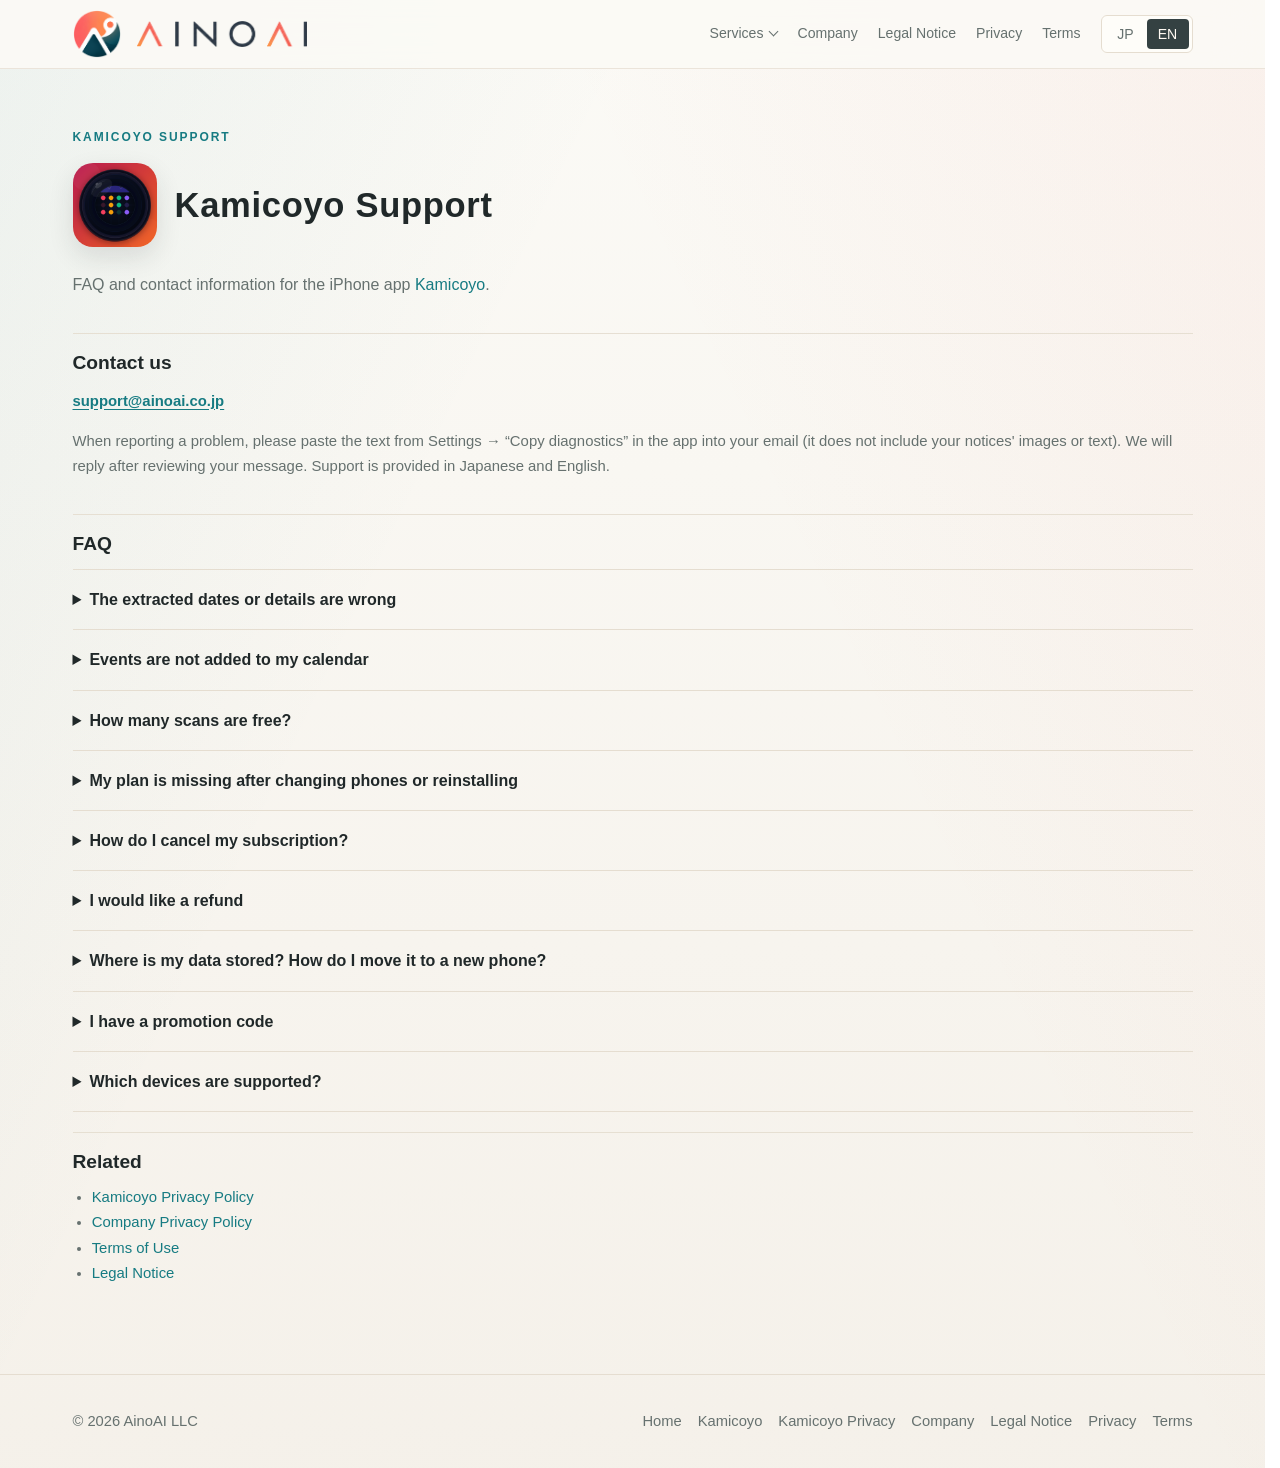
<file: kamicoyo/support/index.html>
<!doctype html>
<html lang="ja" data-lang="ja">
  <head>
    <meta charset="utf-8">
    <meta name="viewport" content="width=device-width, initial-scale=1">
    <title>かみこよ サポート | AinoAI合同会社</title>
    <meta name="description" content="iPhoneアプリ「かみこよ」のよくある質問とお問い合わせ先です。">
    <link rel="canonical" href="https://ainoai.co.jp/kamicoyo/support/">
    <link rel="icon" href="/favicon.ico?v=20260704" sizes="any">
    <link rel="icon" href="/favicon-32x32.png?v=20260704" type="image/png" sizes="32x32">
    <link rel="icon" href="/favicon-64x64.png?v=20260704" type="image/png" sizes="64x64">
    <link rel="apple-touch-icon" href="/apple-touch-icon.png?v=20260704">
    <link rel="stylesheet" href="/assets/css/site.css?v=20261012">
  </head>
  <body>
    <header class="site-header">
      <nav class="nav" aria-label="Primary navigation">
        <a class="brand" href="/"><img class="brand-icon" src="/assets/img/ainoai-icon.png?v=20260704" alt=""><img class="brand-wordmark" src="/assets/img/ainoai-wordmark.png?v=20260704" alt="AinoAI"></a>
        <div class="nav-links">
          <details class="nav-menu">
            <summary><span class="ja">サービス</span><span class="en">Services</span></summary>
            <div class="nav-menu-panel">
              <a href="/kamicoyo/"><span class="ja">かみこよ</span><span class="en">Kamicoyo</span><small><span class="ja">おたより撮影で予定を自動登録</span><span class="en">School notices to calendar</span></small></a>
              <a href="/kamicoyo/support/"><span class="ja">かみこよ サポート</span><span class="en">Kamicoyo Support</span><small><span class="ja">よくある質問・お問い合わせ</span><span class="en">FAQ and contact</span></small></a>
            </div>
          </details>
          <a href="/company/"><span class="ja">会社情報</span><span class="en">Company</span></a>
          <a href="/legal/"><span class="ja">特商法表記</span><span class="en">Legal Notice</span></a>
          <a href="/privacy/"><span class="ja">プライバシー</span><span class="en">Privacy</span></a>
          <a href="/legal/terms.html"><span class="ja">利用規約</span><span class="en">Terms</span></a>
          <div class="lang-toggle" aria-label="Language"><button type="button" data-set-lang="ja" aria-pressed="true">JP</button><button type="button" data-set-lang="en" aria-pressed="false">EN</button></div>
        </div>
      </nav>
    </header>
    <main class="legal-page">
      <div class="wrap">
        <div class="legal-head">
          <p class="eyebrow">Kamicoyo Support</p>
          <div class="product-title">
            <img class="app-icon" src="/assets/img/kamicoyo/icon.png" alt="">
            <h1><span class="ja">かみこよ サポート</span><span class="en">Kamicoyo Support</span></h1>
          </div>
          <p class="lead"><span class="ja">iPhoneアプリ「<a href="/kamicoyo/">かみこよ</a>」のよくある質問とお問い合わせ先です。</span><span class="en">FAQ and contact information for the iPhone app <a href="/kamicoyo/">Kamicoyo</a>.</span></p>
        </div>

        <div class="legal-grid">
          <section class="legal-block">
            <h2><span class="ja">お問い合わせ</span><span class="en">Contact us</span></h2>
            <p><a class="contact-mail" href="mailto:support@ainoai.co.jp?subject=%E3%81%8B%E3%81%BF%E3%81%93%E3%82%88%E3%81%AB%E3%81%A4%E3%81%84%E3%81%A6%E3%81%AE%E3%81%8A%E5%95%8F%E3%81%84%E5%90%88%E3%82%8F%E3%81%9B">support@ainoai.co.jp</a></p>
            <p>
              <span class="ja">不具合のご報告の際は、アプリの「設定」→「診断情報をコピー」でコピーした内容をメール本文に貼り付けていただくと、調査がスムーズです（おたよりの画像や本文は含まれません）。お問い合わせには、内容を確認のうえ順次ご返信します。</span>
              <span class="en">When reporting a problem, please paste the text from Settings → “Copy diagnostics” in the app into your email (it does not include your notices' images or text). We will reply after reviewing your message. Support is provided in Japanese and English.</span>
            </p>
          </section>

          <section class="legal-block faq">
            <h2><span class="ja">よくある質問</span><span class="en">FAQ</span></h2>

            <details>
              <summary><span class="ja">解析結果の日付や内容が間違っています</span><span class="en">The extracted dates or details are wrong</span></summary>
              <p><span class="ja">AIでの解析結果は間違える可能性があります。カレンダーに登録する前に、「検出された予定」の一覧で内容をご確認ください。</span><span class="en">AI results may contain mistakes. Please review the “Detected events” list before adding anything to your calendar.</span></p>
              <ul>
                <li><span class="ja">各予定の「詳細」から日時やメモを修正できます。</span><span class="en">Tap “Details” on an event to fix its date, time, or notes.</span></li>
                <li><span class="ja">不要な予定は「×」で外し、抜けている予定は「＋追加」で追加できます。</span><span class="en">Remove an event with “×”, or add a missing one with “+ Add”.</span></li>
                <li><span class="ja">明るい場所で、おたより全体が枠に収まるように撮影すると精度が上がります。表組みの年間行事予定表は「行事表」モードをお使いください。</span><span class="en">Shooting in good light with the whole page in the frame improves accuracy. Use “Schedule table” mode for table-style yearly schedules.</span></li>
              </ul>
            </details>

            <details>
              <summary><span class="ja">カレンダーに登録できません</span><span class="en">Events are not added to my calendar</span></summary>
              <p><span class="ja">カレンダーへのアクセスが許可されていない可能性があります。iPhoneの「設定」→「アプリ」→「かみこよ」→「カレンダー」で「フルアクセス」を選んでください（iOSのバージョンによっては「設定」→「かみこよ」）。登録した予定をアプリから削除するためにも、フルアクセスが必要です。</span><span class="en">Calendar access may not be allowed. Open iPhone Settings → Apps → Kamicoyo → Calendars and choose “Full Access” (on some iOS versions: Settings → Kamicoyo). Full Access is also needed to remove events the app has added.</span></p>
            </details>

            <details>
              <summary><span class="ja">無料で何枚まで使えますか</span><span class="en">How many scans are free?</span></summary>
              <p><span class="ja">無料プランでは毎月5枚まで解析できます。初めてお使いの方は、最初の14日間に35枚まで無料でお試しいただけます。それ以上お使いになる場合は、アプリの「設定」→「プランを見る」からBasic（月額500円）またはStandard（月額1,000円）をお選びください。料金の詳細は<a href="/kamicoyo/">製品ページ</a>をご覧ください。</span><span class="en">The free plan includes 5 scans per month, and new users can try up to 35 scans during the first 14 days. For more, choose Basic (¥500/month) or Standard (¥1,000/month) from Settings → “View plans” in the app. See the <a href="/kamicoyo/">product page</a> for details.</span></p>
            </details>

            <details>
              <summary><span class="ja">機種変更・再インストール後にプランが反映されません</span><span class="en">My plan is missing after changing phones or reinstalling</span></summary>
              <p><span class="ja">購入時と同じApple IDでサインインしたうえで、アプリの「設定」→「購入を復元」をタップしてください。</span><span class="en">Sign in with the Apple ID you purchased with, then tap Settings → “Restore purchases” in the app.</span></p>
            </details>

            <details>
              <summary><span class="ja">サブスクリプションを解約したい</span><span class="en">How do I cancel my subscription?</span></summary>
              <p><span class="ja">アプリの「設定」→「サブスクリプションの管理」、またはiPhoneの「設定」→ Apple ID →「サブスクリプション」から解約できます。アプリを削除しただけでは解約されませんのでご注意ください。解約後も、現在の期間の終了日まではご利用いただけます。</span><span class="en">Cancel from Settings → “Manage subscription” in the app, or from iPhone Settings → Apple ID → Subscriptions. Deleting the app does not cancel the subscription. You can keep using the plan until the end of the current period.</span></p>
            </details>

            <details>
              <summary><span class="ja">返金してほしい</span><span class="en">I would like a refund</span></summary>
              <p><span class="ja">App Storeでのお支払いはAppleが管理しているため、返金はAppleへのリクエストとなります。<a href="https://reportaproblem.apple.com/">reportaproblem.apple.com</a> からお手続きください。</span><span class="en">App Store payments are handled by Apple, so refunds are requested from Apple at <a href="https://reportaproblem.apple.com/">reportaproblem.apple.com</a>.</span></p>
            </details>

            <details>
              <summary><span class="ja">データはどこに保存されますか／機種変更でデータを移したい</span><span class="en">Where is my data stored? How do I move it to a new phone?</span></summary>
              <p><span class="ja">おたよりの画像と本文は、お使いのiPhoneの中にだけ保存されます。AI解析のために送信した内容はサーバーに保存されません。そのため、アプリを削除するとデータも消えます。</span><span class="en">Notice images and text are stored only on your iPhone, and content sent for AI analysis is not kept on our servers. Deleting the app deletes your data.</span></p>
              <p><span class="ja">新しいiPhoneへ移すときは、アプリの「設定」→「バックアップを作成」で書き出したファイルを、新しいiPhoneの「設定」→「バックアップから復元」で読み込んでください。</span><span class="en">To move to a new iPhone, export a file with Settings → “Create backup”, then load it on the new phone with Settings → “Restore from backup”.</span></p>
            </details>

            <details>
              <summary><span class="ja">プロモーションコードを持っています</span><span class="en">I have a promotion code</span></summary>
              <p><span class="ja">アプリの「設定」→「プロモーションコードを利用」から入力すると、スキャン回数が追加されます。</span><span class="en">Enter it from Settings → “Use a promotion code” in the app to add scans.</span></p>
            </details>

            <details>
              <summary><span class="ja">対応している端末は？</span><span class="en">Which devices are supported?</span></summary>
              <p><span class="ja">iOS 15.5以降のiPhoneに対応しています。アプリの表示は日本語のみです。</span><span class="en">iPhone with iOS 15.5 or later. The app is available in Japanese only.</span></p>
            </details>
          </section>

          <section class="legal-block">
            <h2><span class="ja">関連情報</span><span class="en">Related</span></h2>
            <ul>
              <li><a href="/kamicoyo/privacy/"><span class="ja">かみこよ プライバシーポリシー</span><span class="en">Kamicoyo Privacy Policy</span></a></li>
              <li><a href="/privacy/"><span class="ja">プライバシーポリシー（当社共通）</span><span class="en">Company Privacy Policy</span></a></li>
              <li><a href="/legal/terms.html"><span class="ja">利用規約</span><span class="en">Terms of Use</span></a></li>
              <li><a href="/legal/"><span class="ja">特定商取引法に基づく表記</span><span class="en">Legal Notice</span></a></li>
            </ul>
          </section>
        </div>
      </div>
    </main>
    <footer class="site-footer"><div class="wrap footer-inner"><span>&copy; <span data-year></span> AinoAI LLC</span><div class="footer-links"><a href="/">Home</a><a href="/kamicoyo/">Kamicoyo</a><a href="/kamicoyo/privacy/">Kamicoyo Privacy</a><a href="/company/">Company</a><a href="/legal/">Legal Notice</a><a href="/privacy/">Privacy</a><a href="/legal/terms.html">Terms</a></div></div></footer>
    <script src="/assets/js/site.js"></script>
  </body>
</html>
</file>
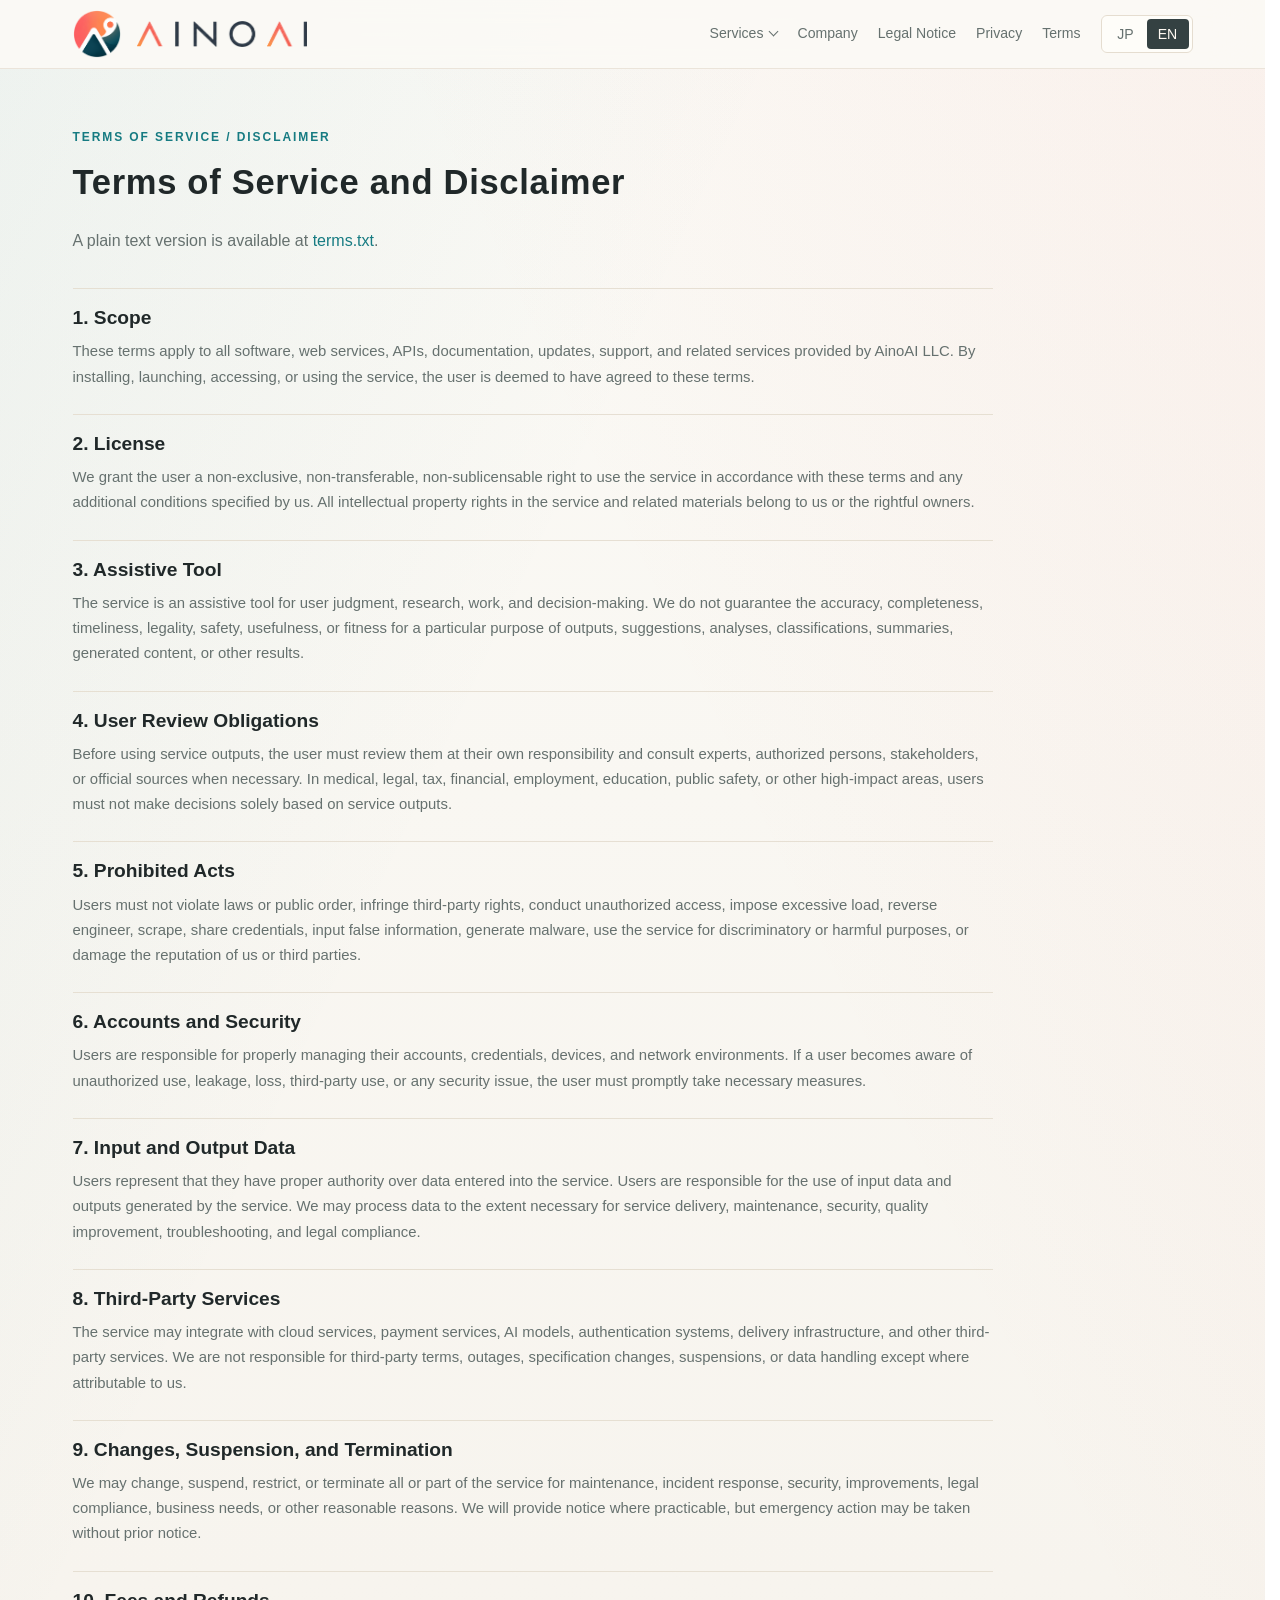
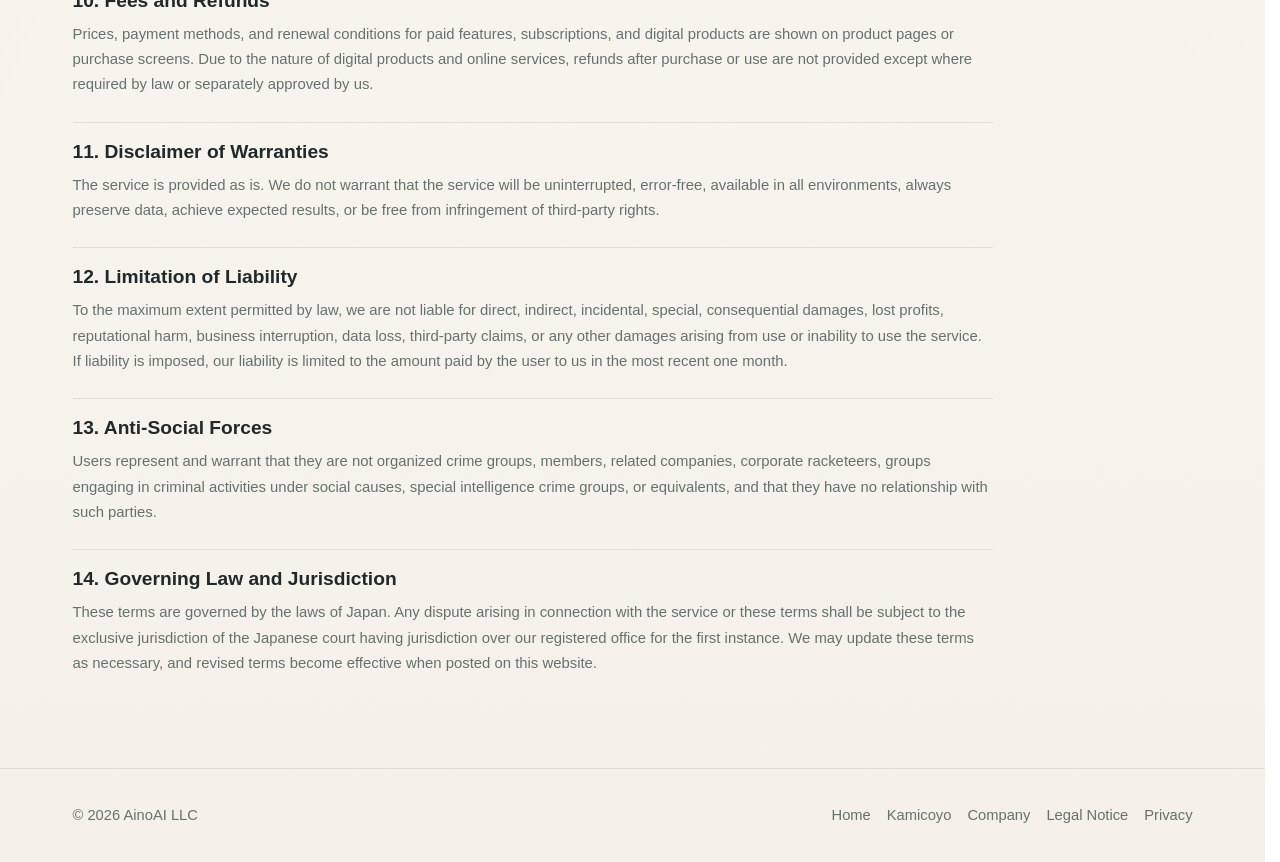
<file: legal/terms.html>
<!doctype html>
<html lang="ja" data-lang="ja">
  <head>
    <meta charset="utf-8">
    <meta name="viewport" content="width=device-width, initial-scale=1">
    <meta name="robots" content="noindex, nofollow">
    <title>利用規約・免責事項 | AinoAI合同会社</title>
    <link rel="icon" href="/favicon.ico?v=20260704" sizes="any">
    <link rel="icon" href="/favicon-32x32.png?v=20260704" type="image/png" sizes="32x32">
    <link rel="icon" href="/favicon-64x64.png?v=20260704" type="image/png" sizes="64x64">
    <link rel="apple-touch-icon" href="/apple-touch-icon.png?v=20260704">
    <link rel="stylesheet" href="/assets/css/site.css?v=20261012">
  </head>
  <body>
    <header class="site-header">
      <nav class="nav" aria-label="Primary navigation">
        <a class="brand" href="/"><img class="brand-icon" src="/assets/img/ainoai-icon.png?v=20260704" alt=""><img class="brand-wordmark" src="/assets/img/ainoai-wordmark.png?v=20260704" alt="AinoAI"></a>
        <div class="nav-links">
          <details class="nav-menu">
            <summary><span class="ja">サービス</span><span class="en">Services</span></summary>
            <div class="nav-menu-panel">
              <a href="/kamicoyo/"><span class="ja">かみこよ</span><span class="en">Kamicoyo</span><small><span class="ja">おたより撮影で予定を自動登録</span><span class="en">School notices to calendar</span></small></a>
              <a href="/kamicoyo/support/"><span class="ja">かみこよ サポート</span><span class="en">Kamicoyo Support</span><small><span class="ja">よくある質問・お問い合わせ</span><span class="en">FAQ and contact</span></small></a>
            </div>
          </details>
          <a href="/company/"><span class="ja">会社情報</span><span class="en">Company</span></a>
          <a href="/legal/"><span class="ja">特商法表記</span><span class="en">Legal Notice</span></a>
          <a href="/privacy/"><span class="ja">プライバシー</span><span class="en">Privacy</span></a>
          <a href="/legal/terms.html"><span class="ja">利用規約</span><span class="en">Terms</span></a>
          <div class="lang-toggle" aria-label="Language"><button type="button" data-set-lang="ja" aria-pressed="true">JP</button><button type="button" data-set-lang="en" aria-pressed="false">EN</button></div>
        </div>
      </nav>
    </header>
    <main class="legal-page">
      <div class="wrap">
        <div class="legal-head">
          <p class="eyebrow">Terms of Service / Disclaimer</p>
          <h1><span class="ja">利用規約・免責事項</span><span class="en">Terms of Service and Disclaimer</span></h1>
          <p class="lead"><span class="ja">本ページと同内容のテキスト版は <a href="/legal/terms.txt">terms.txt</a> から確認できます。</span><span class="en">A plain text version is available at <a href="/legal/terms.txt">terms.txt</a>.</span></p>
        </div>
        <div class="legal-grid terms-article">
          <section class="legal-block"><h2><span class="ja">1. 適用</span><span class="en">1. Scope</span></h2><p class="ja">本規約は、AinoAI合同会社が提供するソフトウェア、Webサービス、API、関連ドキュメント、アップデート、サポート、その他これらに付随する一切のサービスに適用されます。利用者は、本サービスをインストール、起動、アクセス、または利用した時点で、本規約に同意したものとみなされます。</p><p class="en">These terms apply to all software, web services, APIs, documentation, updates, support, and related services provided by AinoAI LLC. By installing, launching, accessing, or using the service, the user is deemed to have agreed to these terms.</p></section>
          <section class="legal-block"><h2><span class="ja">2. 利用許諾</span><span class="en">2. License</span></h2><p class="ja">当社は、利用者に対し、本規約および当社が別途定める条件に従う範囲で、本サービスを非独占的、譲渡不能、再許諾不能な方法により利用する権利を許諾します。本サービスおよび関連資料に関する著作権、商標権、特許権、ノウハウその他一切の知的財産権は、当社または正当な権利者に帰属します。</p><p class="en">We grant the user a non-exclusive, non-transferable, non-sublicensable right to use the service in accordance with these terms and any additional conditions specified by us. All intellectual property rights in the service and related materials belong to us or the rightful owners.</p></section>
          <section class="legal-block"><h2><span class="ja">3. 補助ツールとしての性質</span><span class="en">3. Assistive Tool</span></h2><p class="ja">本サービスは、利用者の判断、調査、作業、意思決定を補助するためのツールです。当社は、本サービスの出力、提案、分析、分類、要約、生成物その他の結果について、正確性、完全性、最新性、合法性、安全性、有用性、特定目的への適合性を保証しません。</p><p class="en">The service is an assistive tool for user judgment, research, work, and decision-making. We do not guarantee the accuracy, completeness, timeliness, legality, safety, usefulness, or fitness for a particular purpose of outputs, suggestions, analyses, classifications, summaries, generated content, or other results.</p></section>
          <section class="legal-block"><h2><span class="ja">4. 利用者の確認義務</span><span class="en">4. User Review Obligations</span></h2><p class="ja">利用者は、本サービスの出力を利用する前に、自己の責任で内容を確認し、必要に応じて専門家、権限者、関係者または公的情報源に照会するものとします。医療、法律、税務、金融、雇用、教育、公共安全その他重大な影響を及ぼし得る分野においては、本サービスの出力のみを根拠として判断してはなりません。</p><p class="en">Before using service outputs, the user must review them at their own responsibility and consult experts, authorized persons, stakeholders, or official sources when necessary. In medical, legal, tax, financial, employment, education, public safety, or other high-impact areas, users must not make decisions solely based on service outputs.</p></section>
          <section class="legal-block"><h2><span class="ja">5. 禁止事項</span><span class="en">5. Prohibited Acts</span></h2><p class="ja">利用者は、法令または公序良俗に反する行為、第三者の権利を侵害する行為、不正アクセス、過度な負荷を与える行為、リバースエンジニアリング、スクレイピング、認証情報の共有、虚偽情報の入力、マルウェア生成、差別的または有害な利用、当社または第三者の信用を毀損する行為を行ってはなりません。</p><p class="en">Users must not violate laws or public order, infringe third-party rights, conduct unauthorized access, impose excessive load, reverse engineer, scrape, share credentials, input false information, generate malware, use the service for discriminatory or harmful purposes, or damage the reputation of us or third parties.</p></section>
          <section class="legal-block"><h2><span class="ja">6. アカウントとセキュリティ</span><span class="en">6. Accounts and Security</span></h2><p class="ja">利用者は、自己のアカウント、認証情報、端末、ネットワーク環境を適切に管理する責任を負います。アカウントの不正利用、漏えい、紛失、第三者利用その他セキュリティ上の問題を認識した場合、利用者は速やかに必要な措置を講じるものとします。</p><p class="en">Users are responsible for properly managing their accounts, credentials, devices, and network environments. If a user becomes aware of unauthorized use, leakage, loss, third-party use, or any security issue, the user must promptly take necessary measures.</p></section>
          <section class="legal-block"><h2><span class="ja">7. 入力データと出力データ</span><span class="en">7. Input and Output Data</span></h2><p class="ja">利用者は、本サービスに入力するデータについて正当な権限を有することを保証します。利用者が入力したデータおよび本サービスにより生成された出力の利用責任は利用者にあります。当社は、サービス提供、保守、セキュリティ、品質改善、障害調査、法令遵守のために必要な範囲でデータを処理することがあります。</p><p class="en">Users represent that they have proper authority over data entered into the service. Users are responsible for the use of input data and outputs generated by the service. We may process data to the extent necessary for service delivery, maintenance, security, quality improvement, troubleshooting, and legal compliance.</p></section>
          <section class="legal-block"><h2><span class="ja">8. 外部サービス</span><span class="en">8. Third-Party Services</span></h2><p class="ja">本サービスは、クラウドサービス、決済サービス、AIモデル、認証基盤、配信基盤その他第三者サービスと連携する場合があります。第三者サービスの利用条件、障害、仕様変更、停止、データ取扱いについて、当社は当社の責に帰すべき場合を除き責任を負いません。</p><p class="en">The service may integrate with cloud services, payment services, AI models, authentication systems, delivery infrastructure, and other third-party services. We are not responsible for third-party terms, outages, specification changes, suspensions, or data handling except where attributable to us.</p></section>
          <section class="legal-block"><h2><span class="ja">9. 変更、中断、終了</span><span class="en">9. Changes, Suspension, and Termination</span></h2><p class="ja">当社は、保守、障害対応、セキュリティ対策、仕様改善、法令対応、事業上の必要その他合理的な理由により、本サービスの全部または一部を変更、中断、制限、終了することがあります。当社は、可能な範囲で事前または事後に通知しますが、緊急の場合はこの限りではありません。</p><p class="en">We may change, suspend, restrict, or terminate all or part of the service for maintenance, incident response, security, improvements, legal compliance, business needs, or other reasonable reasons. We will provide notice where practicable, but emergency action may be taken without prior notice.</p></section>
          <section class="legal-block"><h2><span class="ja">10. 料金と返金</span><span class="en">10. Fees and Refunds</span></h2><p class="ja">有料機能、サブスクリプション、デジタル製品の価格、支払方法、更新条件は各製品ページまたは購入画面に表示します。デジタル製品およびオンラインサービスの性質上、購入後または利用開始後の返金は、法令上必要な場合または当社が別途認める場合を除き行いません。</p><p class="en">Prices, payment methods, and renewal conditions for paid features, subscriptions, and digital products are shown on product pages or purchase screens. Due to the nature of digital products and online services, refunds after purchase or use are not provided except where required by law or separately approved by us.</p></section>
          <section class="legal-block"><h2><span class="ja">11. 保証の否認</span><span class="en">11. Disclaimer of Warranties</span></h2><p class="ja">本サービスは現状有姿で提供されます。当社は、本サービスが中断しないこと、エラーがないこと、すべての環境で動作すること、データが常に保存されること、利用者の期待する成果が得られること、第三者の権利を侵害しないことを保証しません。</p><p class="en">The service is provided as is. We do not warrant that the service will be uninterrupted, error-free, available in all environments, always preserve data, achieve expected results, or be free from infringement of third-party rights.</p></section>
          <section class="legal-block"><h2><span class="ja">12. 責任の制限</span><span class="en">12. Limitation of Liability</span></h2><p class="ja">本サービスの利用または利用不能により発生した直接、間接、偶発、特別、派生的損害、逸失利益、信用毀損、事業中断、データ喪失、第三者からの請求その他一切の損害について、当社は法令上許される範囲で責任を負いません。当社が責任を負う場合であっても、当社の責任は、利用者が直近一か月に当社へ支払った金額を上限とします。</p><p class="en">To the maximum extent permitted by law, we are not liable for direct, indirect, incidental, special, consequential damages, lost profits, reputational harm, business interruption, data loss, third-party claims, or any other damages arising from use or inability to use the service. If liability is imposed, our liability is limited to the amount paid by the user to us in the most recent one month.</p></section>
          <section class="legal-block"><h2><span class="ja">13. 反社会的勢力の排除</span><span class="en">13. Anti-Social Forces</span></h2><p class="ja">利用者は、暴力団、暴力団員、暴力団関係企業、総会屋、社会運動等標ぼうゴロ、特殊知能暴力集団その他これらに準ずる者に該当せず、またこれらと関係を有しないことを表明し保証します。</p><p class="en">Users represent and warrant that they are not organized crime groups, members, related companies, corporate racketeers, groups engaging in criminal activities under social causes, special intelligence crime groups, or equivalents, and that they have no relationship with such parties.</p></section>
          <section class="legal-block"><h2><span class="ja">14. 準拠法および管轄</span><span class="en">14. Governing Law and Jurisdiction</span></h2><p class="ja">本規約は日本法に準拠します。本サービスまたは本規約に関連して紛争が生じた場合、当社本店所在地を管轄する日本の裁判所を第一審の専属的合意管轄裁判所とします。当社は、必要に応じて本規約を変更することがあり、変更後の規約は本サイト上に掲載した時点から効力を生じます。</p><p class="en">These terms are governed by the laws of Japan. Any dispute arising in connection with the service or these terms shall be subject to the exclusive jurisdiction of the Japanese court having jurisdiction over our registered office for the first instance. We may update these terms as necessary, and revised terms become effective when posted on this website.</p></section>
        </div>
      </div>
    </main>
    <footer class="site-footer"><div class="wrap footer-inner"><span>&copy; <span data-year></span> AinoAI LLC</span><div class="footer-links"><a href="/">Home</a><a href="/kamicoyo/">Kamicoyo</a><a href="/company/">Company</a><a href="/legal/">Legal Notice</a><a href="/privacy/">Privacy</a></div></div></footer>
    <script src="/assets/js/site.js"></script>
  </body>
</html>
</file>
<file: assets/css/site.css>
:root {
  --paper: #fbfaf6;
  --paper-2: #f4f0e9;
  --ink: #202829;
  --ink-soft: #344142;
  --muted: #66716f;
  --line: #e5ddd0;
  --accent: #e55343;
  --accent-2: #167b82;
  --panel: rgba(255, 254, 250, 0.78);
  --shadow: 0 22px 60px rgba(33, 43, 44, 0.07);
  color-scheme: light;
  font-family: Inter, "Noto Sans JP", "Hiragino Kaku Gothic ProN", "Yu Gothic", Meiryo, sans-serif;
}

* {
  box-sizing: border-box;
}

html {
  overflow-y: scroll;
  scrollbar-gutter: stable;
  scroll-behavior: smooth;
}

body {
  margin: 0;
  background:
    linear-gradient(115deg, rgba(22, 123, 130, 0.06), transparent 34%),
    linear-gradient(245deg, rgba(229, 83, 67, 0.055), transparent 38%),
    linear-gradient(180deg, rgba(251, 250, 246, 0.98), rgba(244, 240, 233, 0.92)),
    url("../img/paper-texture.svg");
  background-size: auto, auto, auto, 160px 160px;
  color: var(--ink);
  line-height: 1.7;
}

a {
  color: inherit;
  text-decoration: none;
}

a:hover {
  color: var(--accent);
}

.site-header {
  position: sticky;
  top: 0;
  z-index: 20;
  border-bottom: 1px solid rgba(229, 221, 208, 0.72);
  background: rgba(251, 250, 246, 0.9);
  backdrop-filter: blur(22px);
}

.nav {
  display: flex;
  align-items: center;
  justify-content: space-between;
  gap: 24px;
  width: min(1120px, calc(100% - 40px));
  min-height: 68px;
  margin: 0 auto;
}

.brand {
  display: inline-flex;
  align-items: center;
  gap: 16px;
  font-weight: 680;
  letter-spacing: 0;
}

.brand .brand-icon {
  width: 48px;
  height: 48px;
  object-fit: contain;
}

.brand .brand-wordmark {
  width: 170px;
  height: auto;
  object-fit: contain;
}

.nav-links {
  display: flex;
  align-items: center;
  gap: 20px;
  color: var(--muted);
  font-size: 0.88rem;
}

.lang-toggle {
  display: inline-grid;
  grid-template-columns: 1fr 1fr;
  padding: 3px;
  border: 1px solid var(--line);
  border-radius: 6px;
  background: var(--panel);
}

.lang-toggle button {
  min-width: 42px;
  border: 0;
  border-radius: 4px;
  background: transparent;
  color: var(--muted);
  cursor: pointer;
  font: inherit;
  line-height: 1;
  padding: 8px 10px;
}

.lang-toggle button[aria-pressed="true"] {
  background: var(--ink-soft);
  color: #fffaf3;
}

main {
  min-height: calc(100vh - 210px);
}

.wrap {
  width: min(1120px, calc(100% - 40px));
  margin: 0 auto;
}

.hero {
  display: grid;
  grid-template-columns: minmax(0, 1fr) minmax(280px, 0.82fr);
  gap: clamp(42px, 7vw, 92px);
  align-items: center;
  min-height: calc(88vh - 68px);
  padding: 74px 0 56px;
}

.eyebrow {
  margin: 0 0 16px;
  color: var(--accent-2);
  font-size: 0.75rem;
  font-weight: 700;
  letter-spacing: 0.16em;
  text-transform: uppercase;
}

h1,
h2,
h3 {
  margin: 0;
  line-height: 1.15;
  letter-spacing: 0;
}

h1 {
  max-width: 620px;
  font-size: clamp(2.35rem, 4.7vw, 3.85rem);
  font-weight: 650;
  letter-spacing: 0.02em;
}

.home-page .hero h1,
.home-page .section h2 {
  color: var(--ink-soft);
}

h2 {
  font-size: clamp(1.35rem, 2.4vw, 2.05rem);
  font-weight: 620;
}

h3 {
  font-size: 1.2rem;
}

.lead {
  max-width: 640px;
  margin: 24px 0 0;
  color: var(--muted);
  font-size: clamp(0.98rem, 1.25vw, 1.08rem);
}

.hero-visual {
  position: relative;
  min-height: 430px;
  padding-left: clamp(10px, 2vw, 24px);
}

.signal-panel {
  position: relative;
  display: grid;
  align-content: center;
  gap: 26px;
  min-height: 430px;
  background: transparent;
  overflow: visible;
  padding: clamp(28px, 4vw, 42px);
}

.signal-panel::before {
  content: "";
  position: absolute;
  inset: 18px 6%;
  border-top: 1px solid rgba(22, 123, 130, 0.2);
  border-bottom: 1px solid rgba(229, 83, 67, 0.16);
  pointer-events: none;
}

.neural-heart {
  position: relative;
  z-index: 1;
  width: min(100%, 390px);
  height: auto;
  margin: 0 auto;
  filter: drop-shadow(0 18px 34px rgba(32, 40, 41, 0.07));
}

.caption {
  position: relative;
  z-index: 1;
  max-width: 340px;
  margin: 0 auto;
  color: var(--muted);
  font-size: 0.86rem;
  text-align: center;
}

.section {
  padding: 74px 0;
  border-top: 1px solid rgba(229, 221, 208, 0.72);
  background: rgba(255, 254, 250, 0.34);
}

.two-col {
  display: grid;
  grid-template-columns: minmax(220px, 0.72fr) minmax(0, 1.28fr);
  gap: clamp(32px, 6vw, 78px);
}

.copy p {
  margin: 0 0 20px;
  color: var(--muted);
  font-size: 0.98rem;
}

.info-table {
  width: 100%;
  border-collapse: collapse;
  overflow: hidden;
  border: 1px solid rgba(229, 221, 208, 0.9);
  border-radius: 2px;
  background: rgba(255, 254, 250, 0.68);
  box-shadow: 0 16px 42px rgba(33, 43, 44, 0.04);
}

.info-table th,
.info-table td {
  border-bottom: 1px solid rgba(229, 221, 208, 0.9);
  padding: 16px 20px;
  text-align: left;
  vertical-align: top;
}

.info-table th {
  width: 32%;
  color: var(--accent-2);
  font-size: 0.88rem;
  font-weight: 680;
}

.info-table tr:last-child th,
.info-table tr:last-child td {
  border-bottom: 0;
}

.legal-page {
  padding: 58px 0 88px;
}

.legal-head {
  max-width: 840px;
  margin-bottom: 34px;
}

.legal-page h1 {
  font-size: clamp(1.72rem, 2.7vw, 2.38rem);
}

.legal-page h2 {
  font-size: clamp(1rem, 1.55vw, 1.2rem);
}

.legal-grid {
  display: grid;
  gap: 20px;
}

.legal-block {
  border-top: 1px solid rgba(229, 221, 208, 0.9);
  padding-top: 18px;
}

.legal-block p,
.legal-block li {
  color: var(--muted);
  font-size: 0.93rem;
}

.legal-block ul {
  margin: 12px 0 0;
  padding-left: 1.2rem;
}

.terms-article {
  max-width: 920px;
}

.terms-article .legal-block {
  padding-bottom: 4px;
}

.terms-article p {
  margin: 10px 0 0;
}

.mail-image {
  display: inline-block;
  width: 178px;
  max-width: 100%;
  height: auto;
  vertical-align: middle;
}

.nav-menu {
  position: relative;
}

.nav-menu summary {
  cursor: pointer;
  list-style: none;
}

.nav-menu summary::-webkit-details-marker {
  display: none;
}

.nav-menu summary::after {
  content: "";
  display: inline-block;
  width: 6px;
  height: 6px;
  margin-left: 7px;
  border-right: 1.5px solid currentColor;
  border-bottom: 1.5px solid currentColor;
  transform: translateY(-3px) rotate(45deg);
}

.nav-menu summary:hover,
.nav-menu[open] summary {
  color: var(--accent);
}

.nav-menu-panel {
  position: absolute;
  top: calc(100% + 12px);
  left: -16px;
  z-index: 30;
  display: grid;
  min-width: 260px;
  border: 1px solid var(--line);
  border-radius: 6px;
  background: rgba(255, 254, 250, 0.98);
  box-shadow: var(--shadow);
  padding: 6px;
}

.nav-menu-panel a {
  display: grid;
  border-radius: 4px;
  color: var(--ink);
  padding: 10px 12px;
}

.nav-menu-panel a:hover {
  background: var(--paper-2);
}

.nav-menu-panel small {
  color: var(--muted);
  font-size: 0.78rem;
}

/* Product pages */

.product-hero {
  display: grid;
  grid-template-columns: minmax(0, 1fr) minmax(220px, 0.62fr);
  gap: clamp(36px, 6vw, 80px);
  align-items: center;
  padding: 64px 0 56px;
}

.product-title {
  display: flex;
  align-items: center;
  gap: 18px;
}

.app-icon {
  width: 84px;
  height: 84px;
  border-radius: 20px;
  box-shadow: 0 10px 26px rgba(33, 43, 44, 0.12);
}

.product-meta {
  margin: 18px 0 0;
  color: var(--muted);
  font-size: 0.88rem;
}

.button-row {
  display: flex;
  flex-wrap: wrap;
  gap: 12px;
  margin-top: 28px;
}

.button {
  display: inline-flex;
  align-items: center;
  border: 1px solid var(--ink-soft);
  border-radius: 6px;
  padding: 11px 20px;
  font-size: 0.94rem;
  font-weight: 600;
}

.button.primary {
  background: var(--ink-soft);
  color: #fffaf3;
}

.button.primary:hover {
  background: var(--accent);
  border-color: var(--accent);
  color: #fffaf3;
}

.hero-shot {
  width: min(100%, 300px);
  height: auto;
  margin: 0 auto;
  border-radius: 18px;
  box-shadow: var(--shadow);
}

.shot-strip {
  display: grid;
  grid-auto-columns: minmax(200px, 240px);
  grid-auto-flow: column;
  gap: 18px;
  margin-top: 30px;
  overflow-x: auto;
  padding-bottom: 12px;
  scroll-snap-type: x mandatory;
}

.shot-strip img {
  width: 100%;
  height: auto;
  border-radius: 14px;
  box-shadow: 0 12px 30px rgba(33, 43, 44, 0.08);
  scroll-snap-align: start;
}

.feature-list {
  display: grid;
  grid-template-columns: repeat(auto-fit, minmax(240px, 1fr));
  gap: 22px;
  margin: 0;
  padding: 0;
  list-style: none;
}

.shot-strip + .feature-list {
  margin-top: 36px;
}

.feature-list li {
  border-top: 1px solid var(--line);
  padding-top: 16px;
}

.feature-list h3 {
  font-size: 1.02rem;
}

.feature-list p,
.note {
  margin: 8px 0 0;
  color: var(--muted);
  font-size: 0.93rem;
}

.note {
  margin-top: 24px;
}

.faq details {
  border-bottom: 1px solid var(--line);
  padding: 16px 0;
}

.faq details:first-of-type {
  border-top: 1px solid var(--line);
}

.faq summary {
  cursor: pointer;
  font-weight: 600;
}

.faq details p,
.faq details li {
  color: var(--muted);
  font-size: 0.93rem;
}

.faq details p {
  margin: 10px 0 0;
}

.faq details ul {
  margin: 10px 0 0;
  padding-left: 1.2rem;
}

.faq h2 {
  margin-bottom: 14px;
}

.lead a,
.legal-block a {
  color: var(--accent-2);
}

.contact-mail {
  color: var(--accent-2);
  font-weight: 600;
  text-decoration: underline;
  text-underline-offset: 3px;
}

.site-footer {
  border-top: 1px solid var(--line);
  padding: 34px 0;
  color: var(--muted);
  font-size: 0.92rem;
}

.footer-inner {
  display: flex;
  justify-content: space-between;
  gap: 20px;
}

.footer-links {
  display: flex;
  flex-wrap: wrap;
  gap: 16px;
}

[data-lang="en"] .ja,
[data-lang="ja"] .en {
  display: none;
}

@media (max-width: 820px) {
  .nav {
    align-items: flex-start;
    flex-direction: column;
    gap: 14px;
    padding: 16px 0;
  }

  .nav-links {
    width: 100%;
    flex-wrap: wrap;
    gap: 14px;
  }

  .hero,
  .two-col,
  .product-hero {
    grid-template-columns: 1fr;
  }

  .hero {
    min-height: auto;
    padding-top: 54px;
  }

  .hero-visual {
    min-height: 0;
    border-left: 0;
    padding-left: 0;
  }

  .signal-panel {
    min-height: 360px;
  }

  .footer-inner {
    flex-direction: column;
  }

  .nav-menu-panel {
    left: 0;
  }

  .info-table th,
  .info-table td {
    display: block;
    width: 100%;
  }

  .info-table th {
    padding-bottom: 4px;
  }

  .info-table td {
    padding-top: 4px;
  }
}

@media (max-width: 520px) {
  .wrap,
  .nav {
    width: min(100% - 28px, 1120px);
  }

  h1 {
    font-size: clamp(2rem, 11vw, 3rem);
  }

  .section {
    padding: 64px 0;
  }
}
</file>
